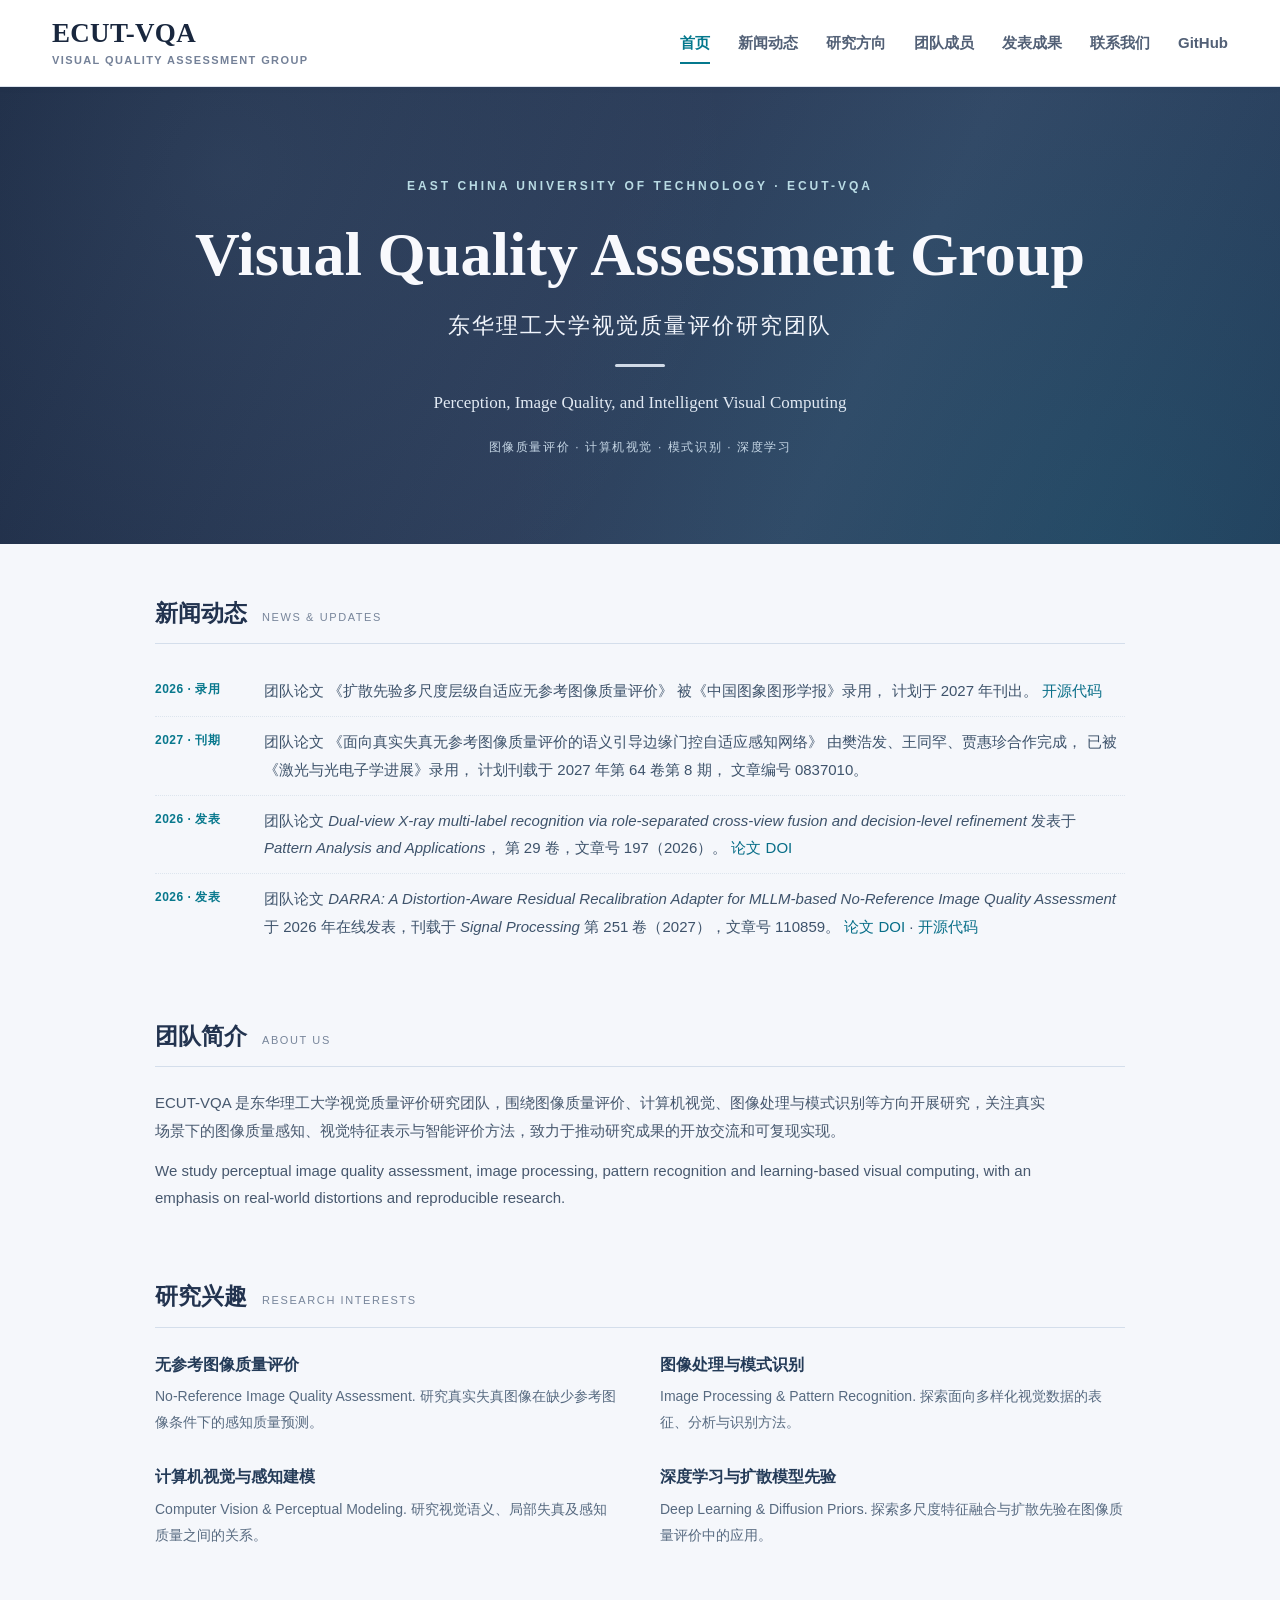
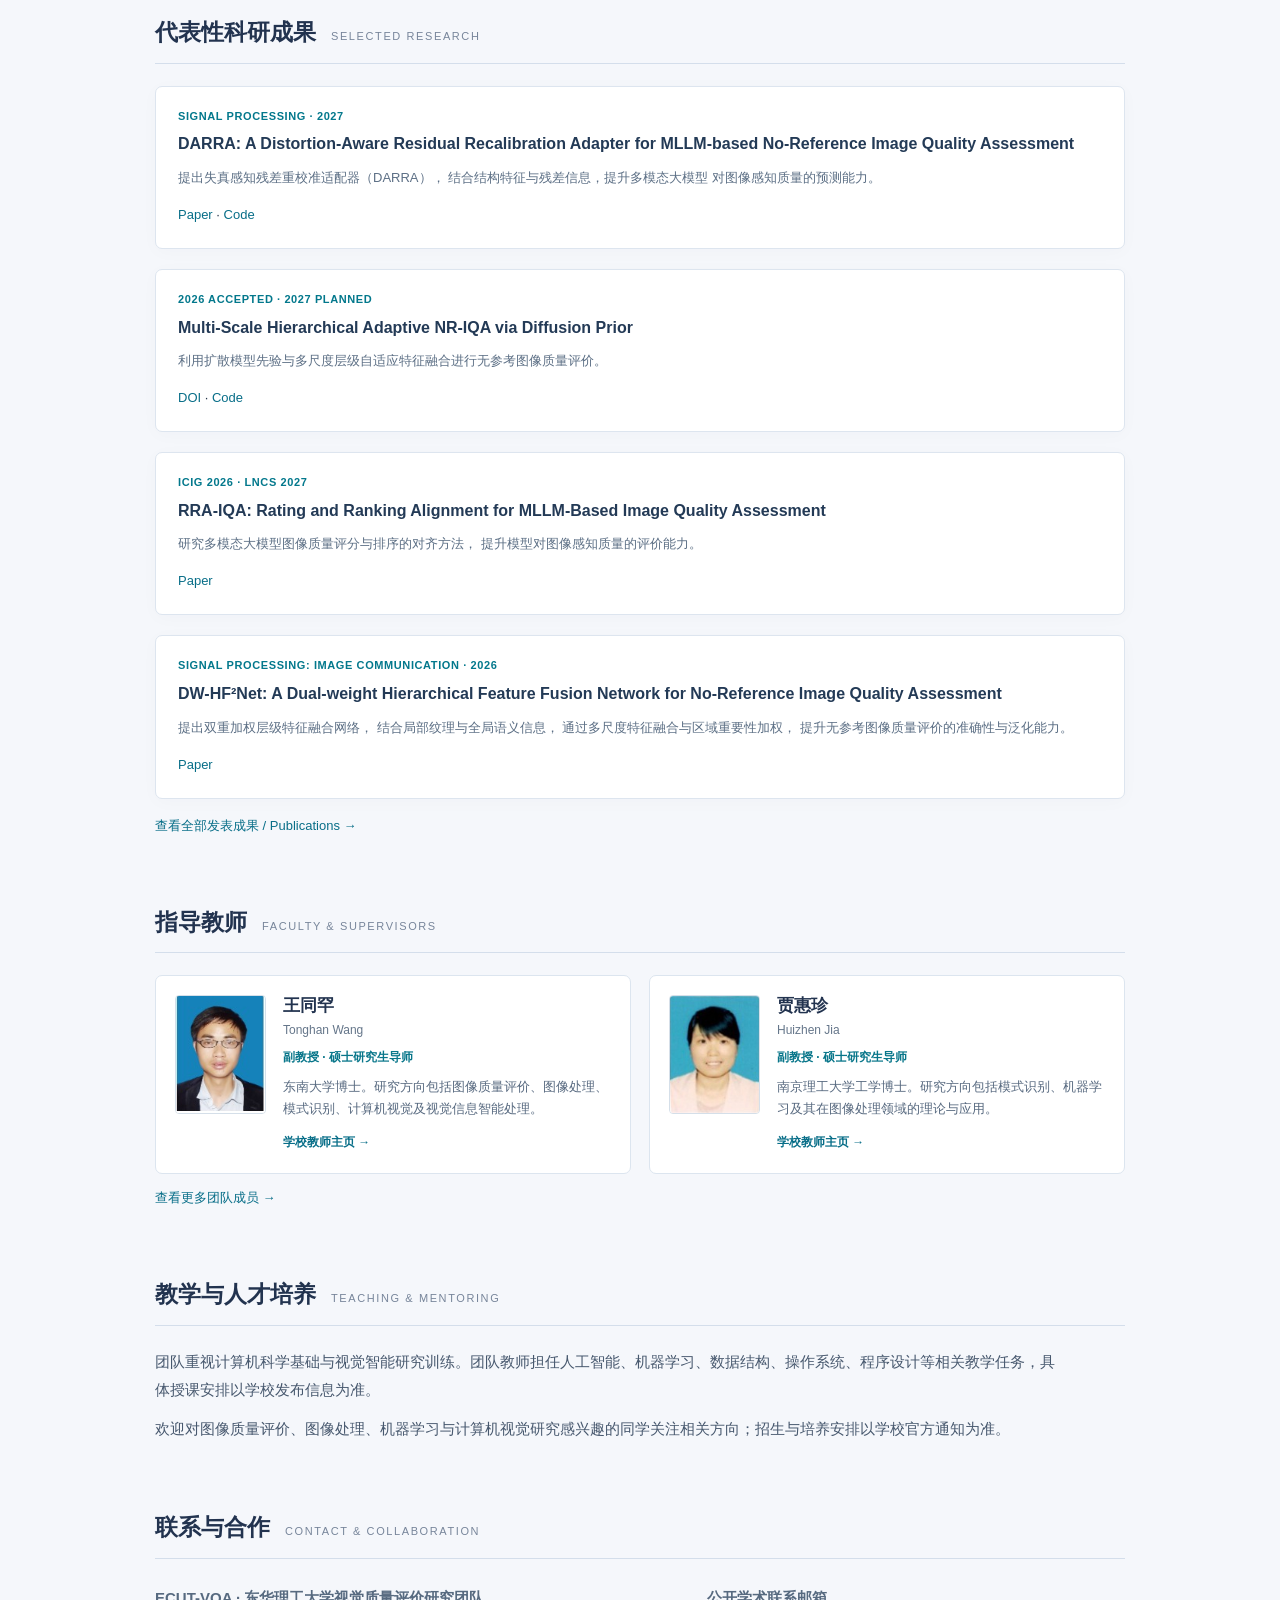
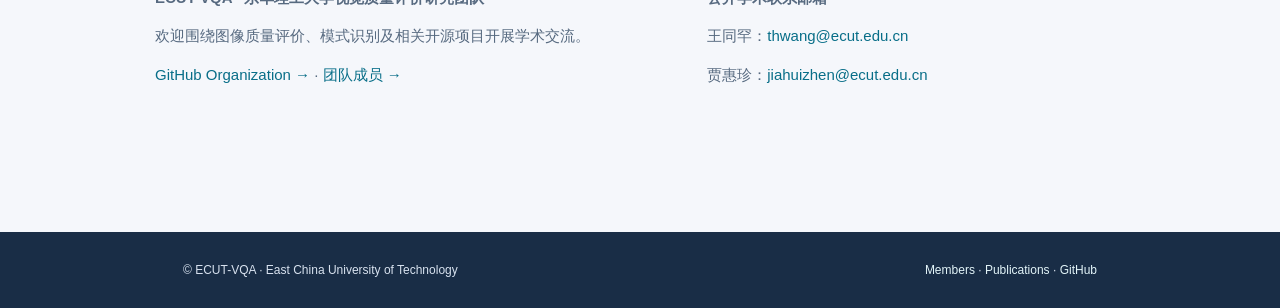
<file: index.html>
<!doctype html>
<html lang="zh-CN">

<link rel="stylesheet" href="../assets/navigation.css">

<head>
  <meta charset="utf-8">
  <meta name="viewport" content="width=device-width, initial-scale=1">
  <meta name="description" content="ECUT-VQA 东华理工大学视觉质量评价研究团队。研究图像质量评价、模式识别、计算机视觉与深度学习。">
  <meta name="theme-color" content="#23344f">
  <title>ECUT-VQA | 东华理工大学视觉质量评价研究团队</title>
  <style>
    :root { --navy:#22334f; --navy-deep:#19273e; --navy-light:#3b4e6a; --teal:#04788d; --teal-light:#e8f5f6; --ink:#26364b; --muted:#607087; --line:#dce3ed; --bg:#f5f7fb; --white:#fff; }
    * {box-sizing:border-box}
    html{scroll-behavior:smooth;scroll-padding-top:90px}
    body{margin:0;background:var(--bg);color:var(--ink);font:15px/1.85 "Noto Sans SC","Microsoft YaHei","PingFang SC",-apple-system,BlinkMacSystemFont,"Segoe UI",sans-serif}
    a{color:#086e88;text-decoration:none}
    a:hover{text-decoration:underline}
    a:focus-visible{outline:3px solid #80c7d6;outline-offset:3px;border-radius:2px}
    .container{max-width:970px;margin:0 auto;padding:0 28px}
    .site-header{position:sticky;top:0;z-index:20;background:rgba(255,255,255,.97);border-bottom:1px solid var(--line);box-shadow:0 1px 8px rgba(22,39,61,.035)}
    .header-row{min-height:68px;display:flex;align-items:center;justify-content:space-between;gap:24px}
    .brand{font-family:Georgia,"Times New Roman",serif;color:var(--navy-deep);font-size:22px;font-weight:700;letter-spacing:.3px;white-space:nowrap}
    .brand small{display:block;font:10px/1.4 "Segoe UI",sans-serif;letter-spacing:1.3px;color:var(--muted);text-transform:uppercase}
    .nav{display:flex;align-items:center;flex-wrap:wrap;column-gap:23px;row-gap:5px}
    .nav a{font-size:13px;color:#526076;font-weight:600}
    .nav a:hover,.nav a.active{color:#006f8b;text-decoration:none}
    .hero{position:relative;isolation:isolate;overflow:hidden;text-align:center;background:linear-gradient(115deg,#1c2a43,#344765 67%,#263b59);color:#f8f9fd;padding:88px 0 86px}
    .hero:before{content:"";position:absolute;inset:0;z-index:-1;background:radial-gradient(circle at 18% 18%,rgba(142,180,217,.10),transparent 45%),radial-gradient(circle at 86% 100%,rgba(11,127,143,.18),transparent 50%)}
    .hero .eyebrow{font-size:12px;letter-spacing:3px;color:#b9dbe4;font-weight:700;text-transform:uppercase;margin-bottom:20px}
    .hero h1{font-family:Georgia,"Times New Roman",serif;font-size:clamp(37px,5.2vw,62px);font-weight:700;line-height:1.2;letter-spacing:.1px;max-width:920px;margin:0 auto 13px}
    .hero .cn{font-size:22px;letter-spacing:2px;font-weight:500;margin:14px auto 13px;color:#f1f5fc}
    .hero .rule{width:50px;height:3px;background:#d0dae7;margin:18px auto 20px;border-radius:4px}
    .hero .tagline{font-family:Georgia,"Times New Roman",serif;font-size:17px;color:#e1e9f3;margin:0}
    .hero .strap{font-size:12px;color:#c5d6e5;letter-spacing:1.6px;margin:17px 0 0}
    .content{padding:53px 0 64px}
    .section{margin-bottom:68px}
    .sec-head{display:flex;align-items:baseline;gap:15px;border-bottom:1px solid #d4deeb;padding-bottom:12px;margin-bottom:22px}
    .sec-head h2{font:600 23px/1.5 "Noto Serif SC","Songti SC","SimSun",Georgia,serif;margin:0;color:var(--navy)}
    .sec-head span{font:11px "Segoe UI",sans-serif;color:#77859a;letter-spacing:1.6px;text-transform:uppercase}
    .intro{max-width:900px;color:#47586e;margin:0 0 12px}
    .news-list{padding:0;margin:0;list-style:none}
    .news-list li{display:grid;grid-template-columns:92px 1fr;gap:17px;align-items:start;padding:11px 0;border-bottom:1px dotted #dde5ee}
    .news-list li:last-child{border-bottom:0}
    .news-year{font:700 12px/2 "Segoe UI",Arial,sans-serif;color:#08788d;letter-spacing:.5px}
    .news-list p{margin:0;color:#3e536b}
    .list-feature{display:grid;grid-template-columns:repeat(2,minmax(0,1fr));gap:26px 40px}
    .interest h3{color:#243b58;font-size:16px;margin:0 0 5px}
    .interest p{margin:0;color:#576a80;font-size:14px}
    
.project-list {
  display: grid;
  grid-template-columns: 1fr;
  gap: 20px;
}

    .project{padding:21px 22px;background:#fff;border:1px solid #dde5ef;border-radius:7px;box-shadow:0 3px 18px rgba(38,57,82,.025)}
    .project h3{font-size:16px;line-height:1.6;margin:7px 0;color:#233a56}
    .project .label{font:700 11px/1.5 "Segoe UI",sans-serif;letter-spacing:.6px;color:#03788c}
    .project p{font-size:13px;color:#5c6f85;margin:9px 0}
    .project .links{font-size:13px;margin:13px 0 0}
    .teacher-list{display:grid;grid-template-columns:1fr 1fr;gap:18px}
    .teacher{display:flex;gap:17px;background:white;border:1px solid #dce5ef;padding:19px;border-radius:7px;align-items:flex-start;min-height:195px}
    .teacher img{width:91px;height:119px;object-fit:cover;flex-shrink:0;background:#e3ebf5;border-radius:4px;border:1px solid #d5dfe9}
    .teacher h3{font-size:17px;color:var(--navy);margin:0;line-height:1.35}
    .teacher .latin{color:#65768a;font-size:12px;margin:1px 0 5px}
    .teacher .role{font-size:12px;font-weight:700;color:#08768a;margin:2px 0 7px}
    .teacher .focus{font-size:13px;color:#586a80;line-height:1.7;margin:0 0 7px}
    .teacher a{font-size:12px;font-weight:650}
    .note{color:#718097;font-size:12px;margin-top:12px}
    .teachlist{margin:0;padding-left:20px;color:#52677e}
    .teachlist li{margin:7px 0}
    .contact{display:grid;grid-template-columns:1.25fr 1fr;gap:30px;align-items:start}
    .contact p{margin:3px 0 11px;color:#576a80}
    .contact a{overflow-wrap:anywhere}
    .foot{background:#192d46;color:#d8e2ef;padding:27px 0;font-size:12px}
    .foot .container{display:flex;justify-content:space-between;gap:18px;flex-wrap:wrap}
    .foot a{color:#e2f4f8}
    @media(max-width:780px){.header-row{padding:12px 0;align-items:flex-start;flex-direction:column;gap:9px}.nav{gap:8px 15px}.hero{padding:72px 0}.hero h1{font-size:38px}.hero .cn{font-size:17px;letter-spacing:.5px}.content{padding-top:36px}.list-feature,.project-list,.teacher-list,.contact{grid-template-columns:1fr}.section{margin-bottom:49px}}
    @media(max-width:480px){.container{padding:0 18px}.hero h1{font-size:33px}.hero .tagline{font-size:14px}.news-list li{grid-template-columns:64px 1fr;gap:8px}.teacher{padding:14px;gap:13px}.teacher img{width:76px;height:100px}.sec-head h2{font-size:21px}}
  
/* ===== ECUT-VQA Navigation Optimization ===== */

/* Only widen the header, not the page content */
.site-header .container {
  max-width: 1240px;
  padding-left: 32px;
  padding-right: 32px;
}

/* Header height and spacing */
.site-header .header-row {
  min-height: 86px;
  gap: 36px;
}

/* ECUT-VQA brand */
.site-header .brand {
  font-size: 27px;
  line-height: 1.15;
}

.site-header .brand small {
  font-size: 11px;
  letter-spacing: 1.4px;
  margin-top: 4px;
}

/* Navigation menu */
.site-header .nav {
  column-gap: 28px;
  row-gap: 12px;
  justify-content: flex-end;
}

.site-header .nav a {
  font-size: 15px;
  line-height: 1.5;
  white-space: nowrap;
}

/* Medium screens */
@media (max-width: 1050px) {
  .site-header .header-row {
    padding-top: 14px;
    padding-bottom: 14px;
    flex-wrap: wrap;
    gap: 16px;
  }

  .site-header .nav {
    column-gap: 22px;
    justify-content: flex-start;
  }
}

/* Mobile screens */
@media (max-width: 780px) {
  .site-header .container {
    padding-left: 20px;
    padding-right: 20px;
  }

  .site-header .brand {
    font-size: 25px;
  }

  .site-header .nav {
    column-gap: 16px;
    row-gap: 10px;
  }

  .site-header .nav a {
    font-size: 14px;
  }
}

  </style>
</head>
<body>
  <header class="site-header">
    <div class="container header-row">
      <a class="brand" href="index.html">ECUT-VQA<small>Visual Quality Assessment Group</small></a>
      <nav class="nav" aria-label="主导航">
        <a class="active" href="index.html" aria-current="page">首页</a>
        <a href="#news">新闻动态</a>
        <a href="#interests">研究方向</a>
        <a href="members.html">团队成员</a>
        <a href="publications.html">发表成果</a>
        <a href="contact.html">联系我们</a>
        <a href="https://github.com/ECUT-VQA" target="_blank" rel="noopener noreferrer">GitHub</a>
      </nav>
    </div>
  </header>
  <main>
    <section class="hero" aria-labelledby="hero-title">
      <div class="container">
        <div class="eyebrow">East China University of Technology · ECUT-VQA</div>
        <h1 id="hero-title">Visual Quality Assessment Group</h1>
        <p class="cn">东华理工大学视觉质量评价研究团队</p>
        <div class="rule" aria-hidden="true"></div>
        <p class="tagline">Perception, Image Quality, and Intelligent Visual Computing</p>
        <p class="strap">图像质量评价 · 计算机视觉 · 模式识别 · 深度学习</p>
      </div>
    </section>
    <div class="container content">
      <section class="section" id="news" aria-labelledby="news-title">
        <div class="sec-head"><h2 id="news-title">新闻动态</h2><span>News &amp; Updates</span></div>

<ul class="news-list">

  <!-- 1. Diffusion-Prior NR-IQA -->
  <li>
    <span class="news-year">2026 · 录用</span>
    <p>
      团队论文
      《扩散先验多尺度层级自适应无参考图像质量评价》
      被《中国图象图形学报》录用，
      计划于 2027 年刊出。
      <a href="https://github.com/ECUT-VQA/Diffusion-prior-multi-scale-hierarchical-adaptive-no-reference-image-quality-assessment"
         target="_blank" rel="noopener noreferrer">
        开源代码
      </a>
    </p>
  </li>

  
<!-- 2. Semantic-Guided Edge-Gated IQA -->
<li>
  <span class="news-year">2027 · 刊期</span>
  <p>
    团队论文
    《面向真实失真无参考图像质量评价的语义引导边缘门控自适应感知网络》
    由樊浩发、王同罕、贾惠珍合作完成，
    已被《激光与光电子学进展》录用，
    计划刊载于 2027 年第 64 卷第 8 期，
    文章编号 0837010。
  </p>
</li>


  <!-- 3. Dual-view X-ray -->
  <li>
    <span class="news-year">2026 · 发表</span>
    <p>
      团队论文
      <em>Dual-view X-ray multi-label recognition
      via role-separated cross-view fusion
      and decision-level refinement</em>
      发表于
      <em>Pattern Analysis and Applications</em>，
      第 29 卷，文章号 197（2026）。
      <a href="https://doi.org/10.1007/s10044-026-01783-z"
         target="_blank" rel="noopener noreferrer">
        论文 DOI
      </a>
    </p>
  </li>

  <!-- 4. DARRA -->
  <li>
    <span class="news-year">2026 · 发表</span>
    <p>
      团队论文
      <em>DARRA: A Distortion-Aware Residual
      Recalibration Adapter for MLLM-based
      No-Reference Image Quality Assessment</em>
      于 2026 年在线发表，刊载于
      <em>Signal Processing</em>
      第 251 卷（2027），文章号 110859。
      <a href="https://doi.org/10.1016/j.sigpro.2026.110859">
        论文 DOI
      </a>
      ·
      <a href="https://github.com/ECUT-VQA/DARRA">
        开源代码
      </a>
    </p>
  </li>

</ul>

      </section>
      <section class="section" id="about" aria-labelledby="about-title">
        <div class="sec-head"><h2 id="about-title">团队简介</h2><span>About Us</span></div>
        <p class="intro">ECUT-VQA 是东华理工大学视觉质量评价研究团队，围绕图像质量评价、计算机视觉、图像处理与模式识别等方向开展研究，关注真实场景下的图像质量感知、视觉特征表示与智能评价方法，致力于推动研究成果的开放交流和可复现实现。</p>
        <p class="intro">We study perceptual image quality assessment, image processing, pattern recognition and learning-based visual computing, with an emphasis on real-world distortions and reproducible research.</p>
      </section>
      <section class="section" id="interests" aria-labelledby="interests-title">
        <div class="sec-head"><h2 id="interests-title">研究兴趣</h2><span>Research Interests</span></div>
        <div class="list-feature">
          <div class="interest"><h3>无参考图像质量评价</h3><p>No-Reference Image Quality Assessment. 研究真实失真图像在缺少参考图像条件下的感知质量预测。</p></div>
          <div class="interest"><h3>图像处理与模式识别</h3><p>Image Processing &amp; Pattern Recognition. 探索面向多样化视觉数据的表征、分析与识别方法。</p></div>
          <div class="interest"><h3>计算机视觉与感知建模</h3><p>Computer Vision &amp; Perceptual Modeling. 研究视觉语义、局部失真及感知质量之间的关系。</p></div>
          <div class="interest"><h3>深度学习与扩散模型先验</h3><p>Deep Learning &amp; Diffusion Priors. 探索多尺度特征融合与扩散先验在图像质量评价中的应用。</p></div>
        </div>
      </section>
      <section class="section" id="projects" aria-labelledby="projects-title">
        <div class="sec-head"><h2 id="projects-title">代表性科研成果</h2><span>Selected Research</span></div>
        <div class="project-list">
          
          <article class="project" style="grid-column:1 / -1">
            <div class="label">SIGNAL PROCESSING · 2027</div>
          
            <h3>
              DARRA: A Distortion-Aware Residual
              Recalibration Adapter for MLLM-based
              No-Reference Image Quality Assessment
            </h3>
          
            <p>
              提出失真感知残差重校准适配器（DARRA），
              结合结构特征与残差信息，提升多模态大模型
              对图像感知质量的预测能力。
            </p>
          
            <div class="links">
              <a href="https://doi.org/10.1016/j.sigpro.2026.110859">
                Paper
              </a>
              ·
              <a href="https://github.com/ECUT-VQA/DARRA">
                Code
              </a>
            
            </div>
          </article>

          
          <article class="project"><div class="label">2026 ACCEPTED · 2027 PLANNED</div><h3>Multi-Scale Hierarchical Adaptive NR-IQA via Diffusion Prior</h3><p>利用扩散模型先验与多尺度层级自适应特征融合进行无参考图像质量评价。</p><div class="links"><a href="https://doi.org/10.11834/jig.260455">DOI</a> · <a href="https://github.com/ECUT-VQA/Diffusion-prior-multi-scale-hierarchical-adaptive-no-reference-image-quality-assessment">Code</a></div></article>
          
<!-- RRA-IQA: ICIG 2026 -->
<article class="project" style="grid-column:1 / -1">
  <div class="label">
    ICIG 2026 · LNCS 2027
  </div>

  <h3>
    RRA-IQA: Rating and Ranking Alignment
    for MLLM-Based Image Quality Assessment
  </h3>

  <p>
    研究多模态大模型图像质量评分与排序的对齐方法，
    提升模型对图像感知质量的评价能力。
  </p>

  <div class="links">
    <a href="https://link.springer.com/chapter/10.1007/978-981-92-7192-4_2"
       target="_blank"
       rel="noopener noreferrer">
      Paper
    </a>
  </div>
</article>



<!-- DW-HF2Net -->
<article class="project">
  <div class="label">
    SIGNAL PROCESSING: IMAGE COMMUNICATION · 2026
  </div>

  <h3>
    DW-HF²Net: A Dual-weight Hierarchical Feature
    Fusion Network for No-Reference Image Quality Assessment
  </h3>

  <p>
    提出双重加权层级特征融合网络，
    结合局部纹理与全局语义信息，
    通过多尺度特征融合与区域重要性加权，
    提升无参考图像质量评价的准确性与泛化能力。
  </p>

  <div class="links">
    <a href="https://doi.org/10.1016/j.image.2026.117541"
       target="_blank"
       rel="noopener noreferrer">
      Paper
    </a>
  </div>
</article>

          
          
        </div>
        <p style="margin:15px 0 0;font-size:13px"><a href="publications.html">查看全部发表成果 / Publications →</a></p>
      </section>
      <section class="section" id="faculty" aria-labelledby="faculty-title">
        <div class="sec-head"><h2 id="faculty-title">指导教师</h2><span>Faculty &amp; Supervisors</span></div>
        <div class="teacher-list">
          <article class="teacher">
            <img src="[data-uri]" alt="王同罕老师的教师简介照片" loading="lazy">
            <div><h3>王同罕</h3><p class="latin">Tonghan Wang</p><p class="role">副教授 · 硕士研究生导师</p><p class="focus">东南大学博士。研究方向包括图像质量评价、图像处理、模式识别、计算机视觉及视觉信息智能处理。</p><a href="https://ses.ecut.edu.cn/09/eb/c9824a133611/page.htm">学校教师主页 →</a></div>
          </article>
          <article class="teacher">
            <img src="[data-uri]" alt="贾惠珍老师的教师简介照片" loading="lazy">
            <div><h3>贾惠珍</h3><p class="latin">Huizhen Jia</p><p class="role">副教授 · 硕士研究生导师</p><p class="focus">南京理工大学工学博士。研究方向包括模式识别、机器学习及其在图像处理领域的理论与应用。</p><a href="https://ies.ecut.edu.cn/0e/06/c2315a69126/page.htm">学校教师主页 →</a></div>
          </article>
        </div>
        <p class="note"></p>
        <p style="font-size:13px;margin-top:12px"><a href="members.html">查看更多团队成员 →</a></p>
      </section>
      <section class="section" id="education" aria-labelledby="education-title">
        <div class="sec-head"><h2 id="education-title">教学与人才培养</h2><span>Teaching &amp; Mentoring</span></div>
        <p class="intro">团队重视计算机科学基础与视觉智能研究训练。团队教师担任人工智能、机器学习、数据结构、操作系统、程序设计等相关教学任务，具体授课安排以学校发布信息为准。</p>
        <p class="intro">欢迎对图像质量评价、图像处理、机器学习与计算机视觉研究感兴趣的同学关注相关方向；招生与培养安排以学校官方通知为准。</p>
      </section>
      <section class="section" id="contact" aria-labelledby="contact-title">
        <div class="sec-head"><h2 id="contact-title">联系与合作</h2><span>Contact &amp; Collaboration</span></div>
        <div class="contact">
          <div><p><strong>ECUT-VQA · 东华理工大学视觉质量评价研究团队</strong></p><p>欢迎围绕图像质量评价、模式识别及相关开源项目开展学术交流。</p><p><a href="https://github.com/ECUT-VQA">GitHub Organization →</a> · <a href="members.html">团队成员 →</a></p></div>
          <div><p><strong>公开学术联系邮箱</strong></p><p>王同罕：<a href="mailto:thwang@ecut.edu.cn">thwang@ecut.edu.cn</a></p><p>贾惠珍：<a href="mailto:jiahuizhen@ecut.edu.cn">jiahuizhen@ecut.edu.cn</a></p></div>
        </div>
      </section>
    </div>
  </main>
  <footer class="foot"><div class="container"><span>© ECUT-VQA · East China University of Technology</span><span><a href="members.html">Members</a> · <a href="publications.html">Publications</a> · <a href="https://github.com/ECUT-VQA">GitHub</a></span></div></footer>
</body>
</html>
</file>
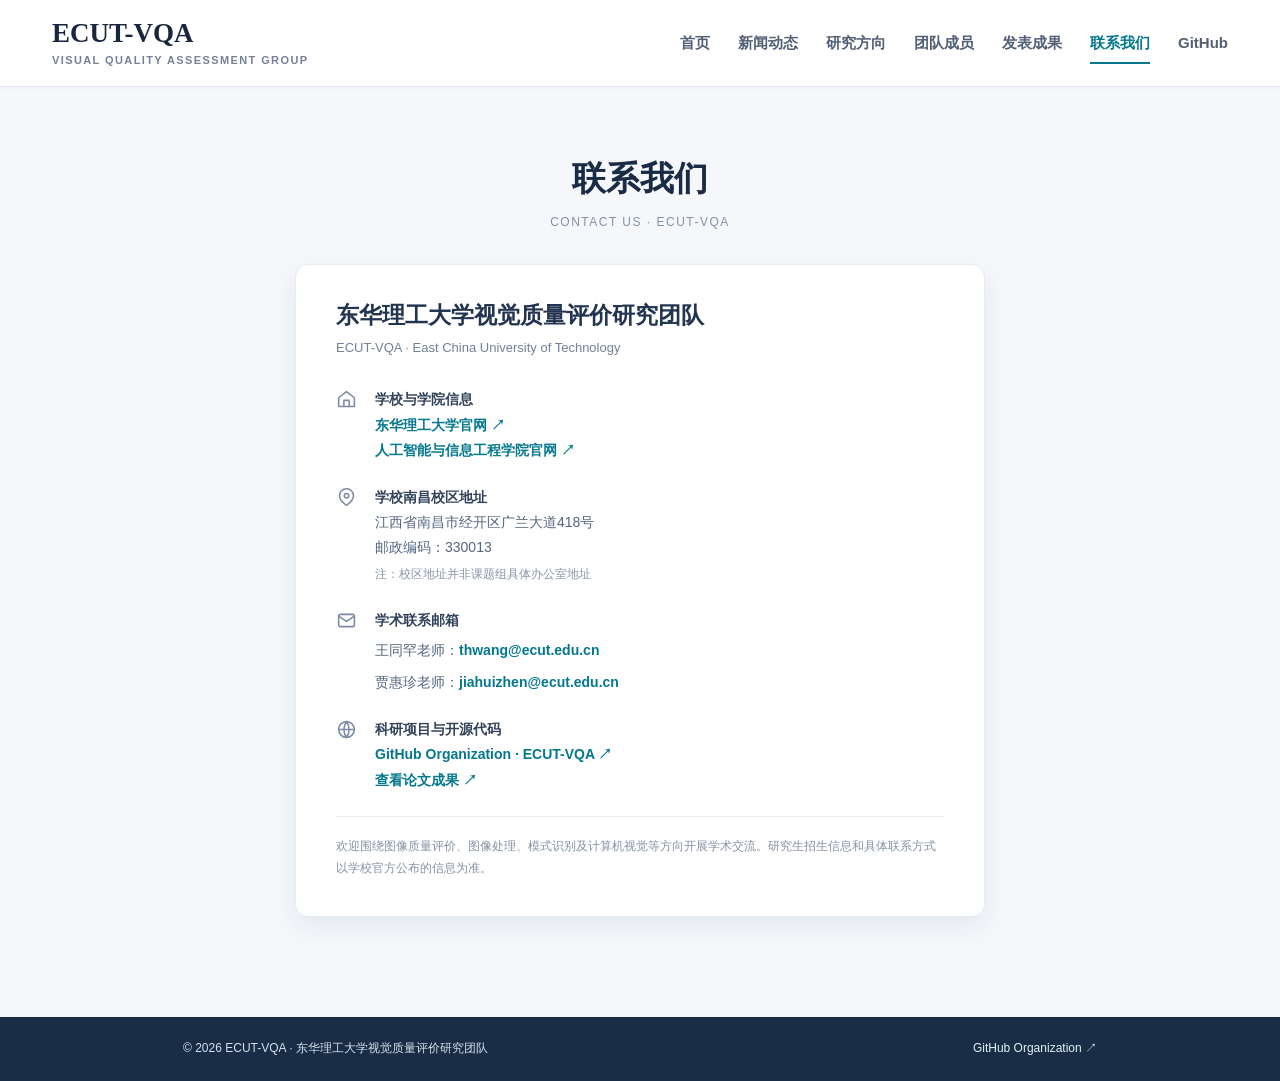
<file: contact.html>
<!doctype html>
<html lang="zh-CN">
<head>
  <meta charset="utf-8">
  <meta name="viewport" content="width=device-width, initial-scale=1">
  <meta name="description" content="联系东华理工大学 ECUT-VQA 视觉质量评价研究团队，获取研究方向、指导教师邮箱及学校官方信息。">
  <meta name="theme-color" content="#22344f">
  <title>联系我们 | ECUT-VQA</title>
  <style>
    :root { --navy:#22344f; --ink:#26364b; --muted:#687a90; --teal:#04788d; --line:#e1e8f0; --bg:#f5f7fb; }
    * { box-sizing:border-box; }
    html { scroll-behavior:smooth; }
    body { margin:0; min-height:100vh; display:flex; flex-direction:column; background:var(--bg); color:var(--ink); font:15px/1.8 "Microsoft YaHei","PingFang SC","Noto Sans SC",-apple-system,BlinkMacSystemFont,"Segoe UI",sans-serif; }
    a { color:var(--teal); text-decoration:none; }
    a:hover { text-decoration:underline; }
    a:focus-visible { outline:3px solid #85c9d3; outline-offset:3px; border-radius:3px; }
    .container { max-width:970px; padding:0 28px; margin:0 auto; }
    .site-header { background:white; border-bottom:1px solid var(--line); position:sticky; top:0; z-index:10; }
    .header-row { display:flex; align-items:center; justify-content:space-between; min-height:86px; gap:36px; }
    .brand { font:700 27px/1.15 Georgia,"Times New Roman",serif; color:#19283e; white-space:nowrap; }
    .brand small { display:block; margin-top:4px; color:#748198; font:600 11px/1.4 "Segoe UI",Arial,sans-serif; letter-spacing:1.4px; text-transform:uppercase; }
    .nav { display:flex; flex-wrap:wrap; align-items:center; justify-content:flex-end; gap:12px 28px; }
    .nav a { font-size:15px; font-weight:600; white-space:nowrap; color:#526076; }
    .nav a.active { color:var(--teal); }
    main { width:100%; flex:1; padding:69px 20px 100px; }
    .page-title { text-align:center; margin:0 0 31px; }
    .page-title h1 { margin:0; font-size:34px; line-height:1.35; font-weight:750; color:#192b45; }
    .page-title p { font-size:12px; letter-spacing:1.5px; color:#8290a4; margin:10px 0 0; text-transform:uppercase; }
    .contact-card { width:min(100%,690px); margin:0 auto; background:#fff; border:1px solid #e6ecf3; border-radius:13px; padding:33px 40px 37px; box-shadow:0 10px 28px rgba(28,47,71,.07); }
    .contact-card h2 { margin:0; font-size:23px; color:var(--navy); line-height:1.5; }
    .affiliation { color:#718196; font-size:13px; margin:3px 0 26px; }
    .contact-line { display:grid; grid-template-columns:25px minmax(0,1fr); align-items:start; gap:14px; margin:20px 0; }
    .contact-line svg { width:21px; height:21px; stroke:#7b8ca5; fill:none; stroke-width:1.8; stroke-linecap:round; stroke-linejoin:round; margin-top:4px; }
    .contact-line strong { font-size:14px; color:#304259; font-weight:700; }
    .contact-line .details { font-size:14px; color:#536780; }
    .contact-line a { font-weight:600; overflow-wrap:anywhere; }
    .mail-list { display:grid; gap:7px; margin-top:5px; }
    .small-note { margin:23px 0 0; padding-top:18px; border-top:1px solid #e8edf4; font-size:12px; color:#8592a3; line-height:1.85; }
    .footer { background:#192d46; color:#d5e2ee; padding:21px 0; font-size:12px; }
    .footer .container { display:flex; justify-content:space-between; flex-wrap:wrap; gap:12px; }
    .footer a { color:#e3f3f8; }
    @media(max-width:760px){.container{padding:0 20px}.header-row{flex-direction:column;align-items:flex-start;gap:12px;padding:14px 0}.brand{font-size:25px}.nav{justify-content:flex-start;gap:10px 16px}.nav a{font-size:14px}main{padding:44px 16px 65px}.page-title h1{font-size:30px}.contact-card{padding:26px 23px 30px}.contact-card h2{font-size:20px}.contact-line{gap:10px}}
  </style>
  <link rel="stylesheet" href="assets/navigation.css">
</head>
<body>
  <header class="site-header">
    <div class="container header-row">
      <a class="brand" href="index.html">ECUT-VQA<small>Visual Quality Assessment Group</small></a>
      <nav class="nav" aria-label="主导航">
        <a href="index.html">首页</a>
        <a href="index.html#news">新闻动态</a>
        <a href="index.html#interests">研究方向</a>
        <a href="members.html">团队成员</a>
        <a href="publications.html">发表成果</a>
        <a href="contact.html" class="active" aria-current="page">联系我们</a>
        <a href="https://github.com/ECUT-VQA" target="_blank" rel="noopener noreferrer">GitHub</a>
      </nav>
    </div>
  </header>
  <main>
    <div class="page-title">
      <h1>联系我们</h1>
      <p>Contact Us · ECUT-VQA</p>
    </div>
    <section class="contact-card" aria-label="课题组联系信息">
      <h2>东华理工大学视觉质量评价研究团队</h2>
      <p class="affiliation">ECUT-VQA · East China University of Technology</p>
      <div class="contact-line">
        <svg viewBox="0 0 24 24" aria-hidden="true"><path d="M3 10 12 3l9 7v10H3z"/><path d="M9 20v-7h6v7"/></svg>
        <div><strong>学校与学院信息</strong><div class="details"><a href="https://www.ecut.edu.cn/" target="_blank" rel="noopener noreferrer">东华理工大学官网 ↗</a><br><a href="https://ies.ecut.edu.cn/" target="_blank" rel="noopener noreferrer">人工智能与信息工程学院官网 ↗</a></div></div>
      </div>
      <div class="contact-line">
        <svg viewBox="0 0 24 24" aria-hidden="true"><path d="M20 10c0 5.3-8 11-8 11S4 15.3 4 10a8 8 0 1 1 16 0Z"/><circle cx="12" cy="10" r="2.5"/></svg>
        <div><strong>学校南昌校区地址</strong><div class="details">江西省南昌市经开区广兰大道418号<br>邮政编码：330013<br><span style="color:#8794a7;font-size:12px">注：校区地址并非课题组具体办公室地址</span></div></div>
      </div>
      <div class="contact-line">
        <svg viewBox="0 0 24 24" aria-hidden="true"><rect x="3" y="5" width="18" height="14" rx="2"/><path d="m3 7 9 6 9-6"/></svg>
        <div><strong>学术联系邮箱</strong><div class="mail-list details"><div>王同罕老师：<a href="mailto:thwang@ecut.edu.cn">thwang@ecut.edu.cn</a></div><div>贾惠珍老师：<a href="mailto:jiahuizhen@ecut.edu.cn">jiahuizhen@ecut.edu.cn</a></div></div></div>
      </div>
      <div class="contact-line">
        <svg viewBox="0 0 24 24" aria-hidden="true"><circle cx="12" cy="12" r="9"/><path d="M3 12h18M12 3a15 15 0 0 1 0 18M12 3a15 15 0 0 0 0 18"/></svg>
        <div><strong>科研项目与开源代码</strong><div class="details"><a href="https://github.com/ECUT-VQA" target="_blank" rel="noopener noreferrer">GitHub Organization · ECUT-VQA ↗</a><br><a href="publications.html">查看论文成果 ↗</a></div></div>
      </div>
      <p class="small-note">欢迎围绕图像质量评价、图像处理、模式识别及计算机视觉等方向开展学术交流。研究生招生信息和具体联系方式以学校官方公布的信息为准。</p>
    </section>
  </main>
  <footer class="footer"><div class="container"><span>© 2026 ECUT-VQA · 东华理工大学视觉质量评价研究团队</span><a href="https://github.com/ECUT-VQA">GitHub Organization ↗</a></div></footer>
</body>
</html>
</file>
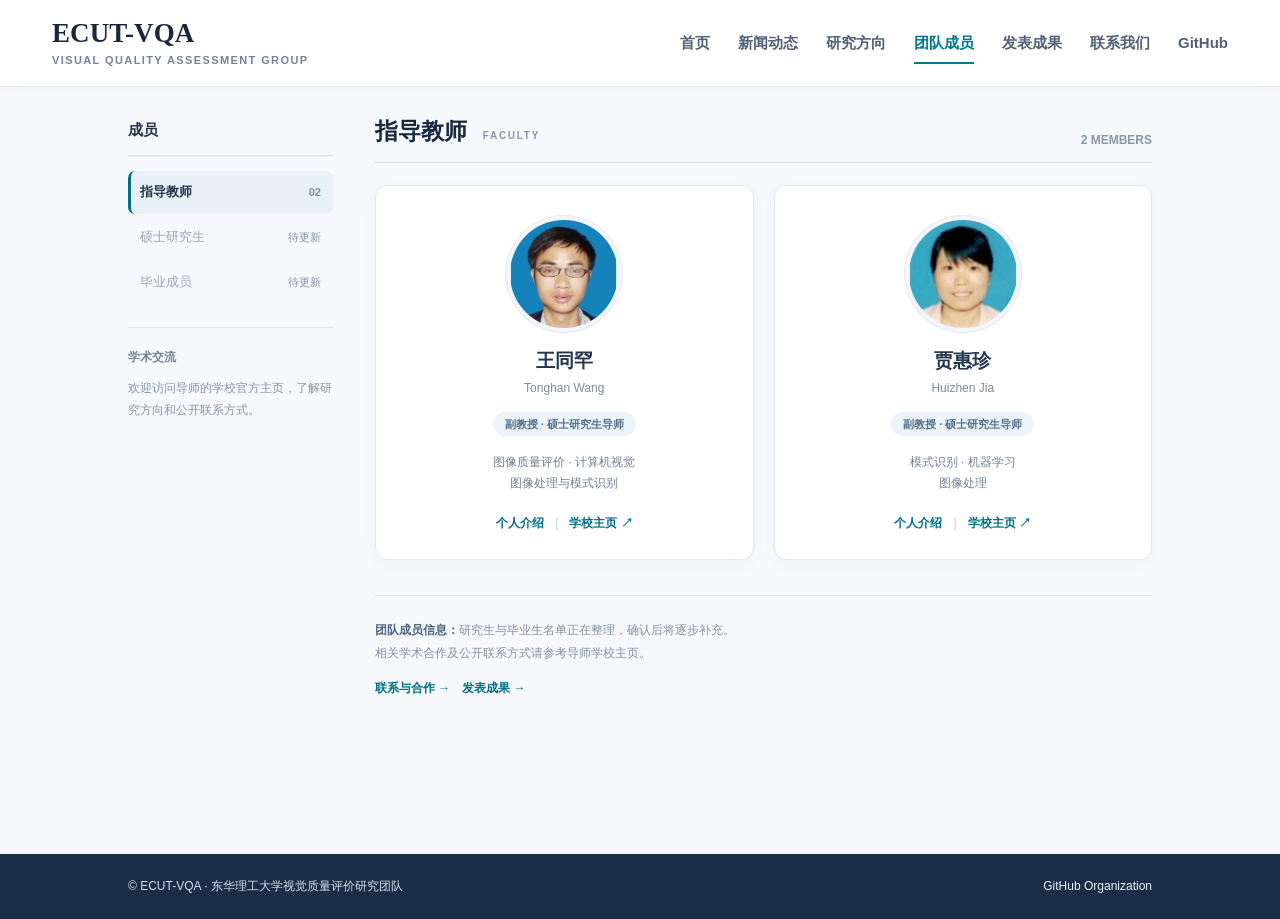
<file: members.html>
<!doctype html>
<html lang="zh-CN">

<link rel="stylesheet" href="assets/navigation.css">

<head>
  <meta charset="utf-8">
  <meta name="viewport" content="width=device-width, initial-scale=1">
  <meta name="description" content="ECUT-VQA 东华理工大学视觉质量评价研究团队成员，介绍指导教师王同罕、贾惠珍。">
  <meta name="theme-color" content="#23344f">
  <title>团队成员 | ECUT-VQA</title>
  <style>
    :root {
      --navy:#22344f; --navy-deep:#19283e; --teal:#006f86;
      --ink:#273b51; --muted:#718095; --line:#e2e7f0;
      --background:#f6f8fc; --card:#fff; --label:#edf3f9;
    }
    * { box-sizing:border-box; }
    html { scroll-behavior:smooth; scroll-padding-top:94px; }
    body { margin:0; background:var(--background); color:var(--ink); font:14px/1.75 "Noto Sans SC","Microsoft YaHei","PingFang SC",-apple-system,BlinkMacSystemFont,"Segoe UI",sans-serif; }
    a { color:var(--teal); text-decoration:none; }
    a:hover { text-decoration:underline; }
    a:focus-visible { outline:3px solid #74b4c2; outline-offset:4px; border-radius:3px; }
    .container { max-width:1080px; margin:0 auto; padding:0 28px; }
    .site-header { position:sticky; top:0; z-index:50; border-bottom:1px solid var(--line); background:rgba(255,255,255,.98); box-shadow:0 1px 8px rgba(31,55,78,.03); }
    .header-row { min-height:66px; display:flex; align-items:center; justify-content:space-between; gap:28px; }
    .brand { color:var(--navy-deep); font:700 23px/1.2 Georgia,"Times New Roman",serif; letter-spacing:.1px; flex-shrink:0; }
    .brand small { display:block; margin-top:3px; color:#8b99a9; font:600 9px/1.3 "Segoe UI",sans-serif; letter-spacing:1.2px; text-transform:uppercase; }
    .nav { display:flex; flex-wrap:wrap; align-items:center; gap:7px 20px; }
    .nav a { font-size:12px; font-weight:600; color:#65738a; white-space:nowrap; }
    .nav a:hover,.nav a.active { color:var(--teal); text-decoration:none; }
    .nav a.active { position:relative; }
    .nav a.active:after { content:""; height:2px; background:var(--teal); position:absolute; left:0; right:0; bottom:-23px; }
    main { min-height:calc(100vh - 133px); }
    .page-heading { padding:50px 0 35px; border-bottom:1px solid var(--line); background:linear-gradient(180deg,#fff 0%,#f8faff 100%); }
    .crumb { color:#8290a2; font-size:12px; margin:0 0 12px; }
    .crumb a { color:#68788d; }
    .page-heading h1 { color:var(--navy-deep); font:700 35px/1.25 "Noto Serif SC","Songti SC","SimSun",Georgia,serif; margin:0 0 9px; }
    .page-heading .sub { margin:0; color:#627389; font-size:13px; }
    .workspace { display:grid; grid-template-columns:205px minmax(0,1fr); gap:42px; padding-top:30px; padding-bottom:78px; }
    .aside { align-self:start; position:sticky; top:112px; }
    .side-heading { margin:0 0 15px; padding:0 0 12px; border-bottom:1px solid #d9e0eb; font-size:15px; font-weight:700; color:#233851; }
    .side-menu { display:flex; flex-direction:column; gap:2px; }
    .side-item { display:flex; justify-content:space-between; align-items:center; gap:8px; padding:10px 12px; color:#6e7e92; border-radius:7px; font-size:13px; }
    .side-item.selected { background:#e9f1f7; color:var(--navy); font-weight:700; border-left:3px solid var(--teal); padding-left:9px; }
    .side-item.selected:hover { text-decoration:none; }
    .side-item.unavailable { color:#9ba7b6; }
    .side-item .num { color:#8191a5; font-size:11px; font-family:"Segoe UI",sans-serif; }
    .side-rule { height:1px; background:var(--line); margin:23px 0 19px; }
    .side-caption { margin:0 0 9px; font-size:12px; font-weight:700; color:#758399; }
    .side-note { color:#8794a4; font-size:12px; line-height:1.9; margin:0; }
    .content-head { display:flex; justify-content:space-between; align-items:flex-end; gap:15px; border-bottom:1px solid #dbe2ec; padding:0 0 15px; margin:0 0 22px; }
    .content-head h2 { margin:0; color:var(--navy-deep); font:700 23px/1.3 "Noto Serif SC","Songti SC","SimSun",Georgia,serif; }
    .content-head .english { font:600 10px/1.5 "Segoe UI",Arial,sans-serif; letter-spacing:1.7px; text-transform:uppercase; color:#8997a9; margin-left:10px; }
    .count { color:#8997a9; font:600 12px "Segoe UI",sans-serif; }
    .people-grid { display:grid; grid-template-columns:repeat(2,minmax(0,1fr)); gap:20px; }
    .person-card { min-width:0; background:var(--card); border:1px solid #e1e7f0; border-radius:12px; box-shadow:0 5px 18px rgba(31,47,76,.025); padding:30px 25px 25px; text-align:center; transition:transform .18s ease,border-color .18s ease,box-shadow .18s ease; }
    .person-card:hover { transform:translateY(-2px); border-color:#cfdee9; box-shadow:0 9px 24px rgba(31,47,76,.065); }
    .portrait { width:116px; height:116px; border-radius:50%; display:block; object-fit:cover; object-position:center 19%; margin:0 auto 17px; border:4px solid #f3f6fa; box-shadow:0 0 0 1px #e3e9f1; background:#edf2f7; }
    .person-name { margin:0; color:#23364e; font-size:19px; font-weight:750; line-height:1.3; }
    .english-name { color:#7d8ba0; font-size:12px; margin:4px 0 12px; }
    .role { display:inline-block; padding:3px 12px; background:#edf3fa; color:#54708b; font-size:11px; font-weight:650; border-radius:999px; line-height:1.65; }
    .expertise { margin:16px auto 18px; min-height:43px; max-width:245px; color:#718095; font-size:12px; line-height:1.8; }
    .links { display:flex; justify-content:center; gap:11px; align-items:center; font-size:12px; font-weight:650; }
    .links .separator { color:#d7dfe8; }
    .content-note { border-top:1px solid #e1e7f0; padding-top:23px; margin-top:35px; color:#8290a2; font-size:12px; line-height:1.9; }
    .content-note strong { color:#51667d; }
    .bottom-links { display:flex; flex-wrap:wrap; gap:12px; margin-top:12px; }
    .bottom-links a { display:inline-block; font-size:12px; font-weight:650; }
    .footer { background:#192d46; color:#d3e1ec; padding:22px 0; font-size:12px; }
    .footer .container { display:flex; justify-content:space-between; align-items:center; flex-wrap:wrap; gap:12px; }
    .footer a { color:#e7f5fb; }
    @media(max-width:890px) {
      .container{padding:0 22px;}
      .workspace{grid-template-columns:165px minmax(0,1fr); gap:24px;}
      .person-card{padding:25px 13px 22px;}
      .nav { gap:8px 12px; }
    }
    @media(max-width:660px) {
      .header-row{flex-direction:column;align-items:flex-start;padding:13px 0;gap:10px;}
      .nav{gap:8px 17px;}
      .nav a.active:after{display:none;}
      .page-heading{padding:32px 0 25px;}
      .page-heading h1{font-size:29px;}
      .workspace{display:block;padding-top:26px;padding-bottom:48px;}
      .aside{position:static;margin-bottom:28px;}
      .side-heading{margin-bottom:6px;}
      .side-menu{flex-direction:row;flex-wrap:wrap;gap:6px;}
      .side-item{padding:7px 10px;background:#f0f3f8;}
      .side-item.selected{padding-left:7px;}
      .side-rule,.side-caption,.side-note{display:none;}
      .people-grid{gap:12px;}
      .person-card{padding:22px 12px;}
      .portrait{width:93px;height:93px;}
      .person-name{font-size:17px;}
      .expertise{font-size:11px;min-height:56px;}
      .links{gap:7px;flex-wrap:wrap;font-size:11px;}
    }
    @media(max-width:380px) {
      .people-grid{grid-template-columns:1fr;}
      .expertise{min-height:auto;}
    }
    @media(prefers-reduced-motion:reduce){*{scroll-behavior:auto!important;transition:none!important}}
  </style>
</head>
<body>
  <header class="site-header">
    <div class="container header-row">
      <a class="brand" href="index.html">ECUT-VQA<small>Visual Quality Assessment Group</small></a>
      <nav class="nav" aria-label="主导航">
        <a href="index.html">首页</a>
        <a href="index.html#news">新闻动态</a>
        <a href="index.html#interests">研究方向</a>
        <a class="active" href="members.html" aria-current="page">团队成员</a>
        <a href="publications.html">发表成果</a>
        <a href="contact.html">联系我们</a>
        <a href="https://github.com/ECUT-VQA" target="_blank" rel="noopener noreferrer">GitHub</a>
      </nav>
    </div>
  </header>
  <main>
    
    <div class="container workspace">
      <aside class="aside" aria-label="成员类别">
        <h2 class="side-heading">成员</h2>
        <div class="side-menu">
          <a href="#faculty" class="side-item selected" aria-current="true"><span>指导教师</span><span class="num">02</span></a>
          <span class="side-item unavailable"><span>硕士研究生</span><span class="num">待更新</span></span>
          <span class="side-item unavailable"><span>毕业成员</span><span class="num">待更新</span></span>
        </div>
        <div class="side-rule"></div>
        <p class="side-caption">学术交流</p>
        <p class="side-note">欢迎访问导师的学校官方主页，了解研究方向和公开联系方式。</p>
      </aside>
      <div class="content" id="faculty">
        <div class="content-head">
          <h2>指导教师 <span class="english">Faculty</span></h2>
          <span class="count">2 MEMBERS</span>
        </div>
        <div class="people-grid">
          <article class="person-card">
            <img class="portrait" src="assets/wang-tonghan.jpg" alt="王同罕老师照片" width="116" height="116">
            <h3 class="person-name">王同罕</h3>
            <p class="english-name">Tonghan Wang</p>
            <div class="role">副教授 · 硕士研究生导师</div>
            <p class="expertise">图像质量评价 · 计算机视觉<br>图像处理与模式识别</p>
            <div class="links">
              <a href="people/tonghan-wang.html">个人介绍</a>
              <span class="separator" aria-hidden="true">|</span>
              <a href="https://ses.ecut.edu.cn/09/eb/c9824a133611/page.htm" target="_blank" rel="noopener noreferrer">学校主页 ↗</a>
            </div>
          </article>
          <article class="person-card">
            <img class="portrait" src="assets/jia-huizhen.jpg" alt="贾惠珍老师照片" width="116" height="116">
            <h3 class="person-name">贾惠珍</h3>
            <p class="english-name">Huizhen Jia</p>
            <div class="role">副教授 · 硕士研究生导师</div>
            <p class="expertise">模式识别 · 机器学习<br>图像处理</p>
            <div class="links">
              <a href="people/huizhen-jia.html">个人介绍</a>
              <span class="separator" aria-hidden="true">|</span>
              <a href="https://ies.ecut.edu.cn/0e/06/c2315a69126/page.htm" target="_blank" rel="noopener noreferrer">学校主页 ↗</a>
            </div>
          </article>
        </div>
        <div class="content-note">
          <strong>团队成员信息：</strong>研究生与毕业生名单正在整理，确认后将逐步补充。<br>
          相关学术合作及公开联系方式请参考导师学校主页。
          <div class="bottom-links">
            <a href="index.html#contact">联系与合作 →</a>
            <a href="publications.html">发表成果 →</a>
          </div>
        </div>
      </div>
    </div>
  </main>
  <footer class="footer">
    <div class="container">
      <span>© ECUT-VQA · 东华理工大学视觉质量评价研究团队</span>
      <a href="https://github.com/ECUT-VQA">GitHub Organization</a>
    </div>
  </footer>
</body>
</html>
</file>
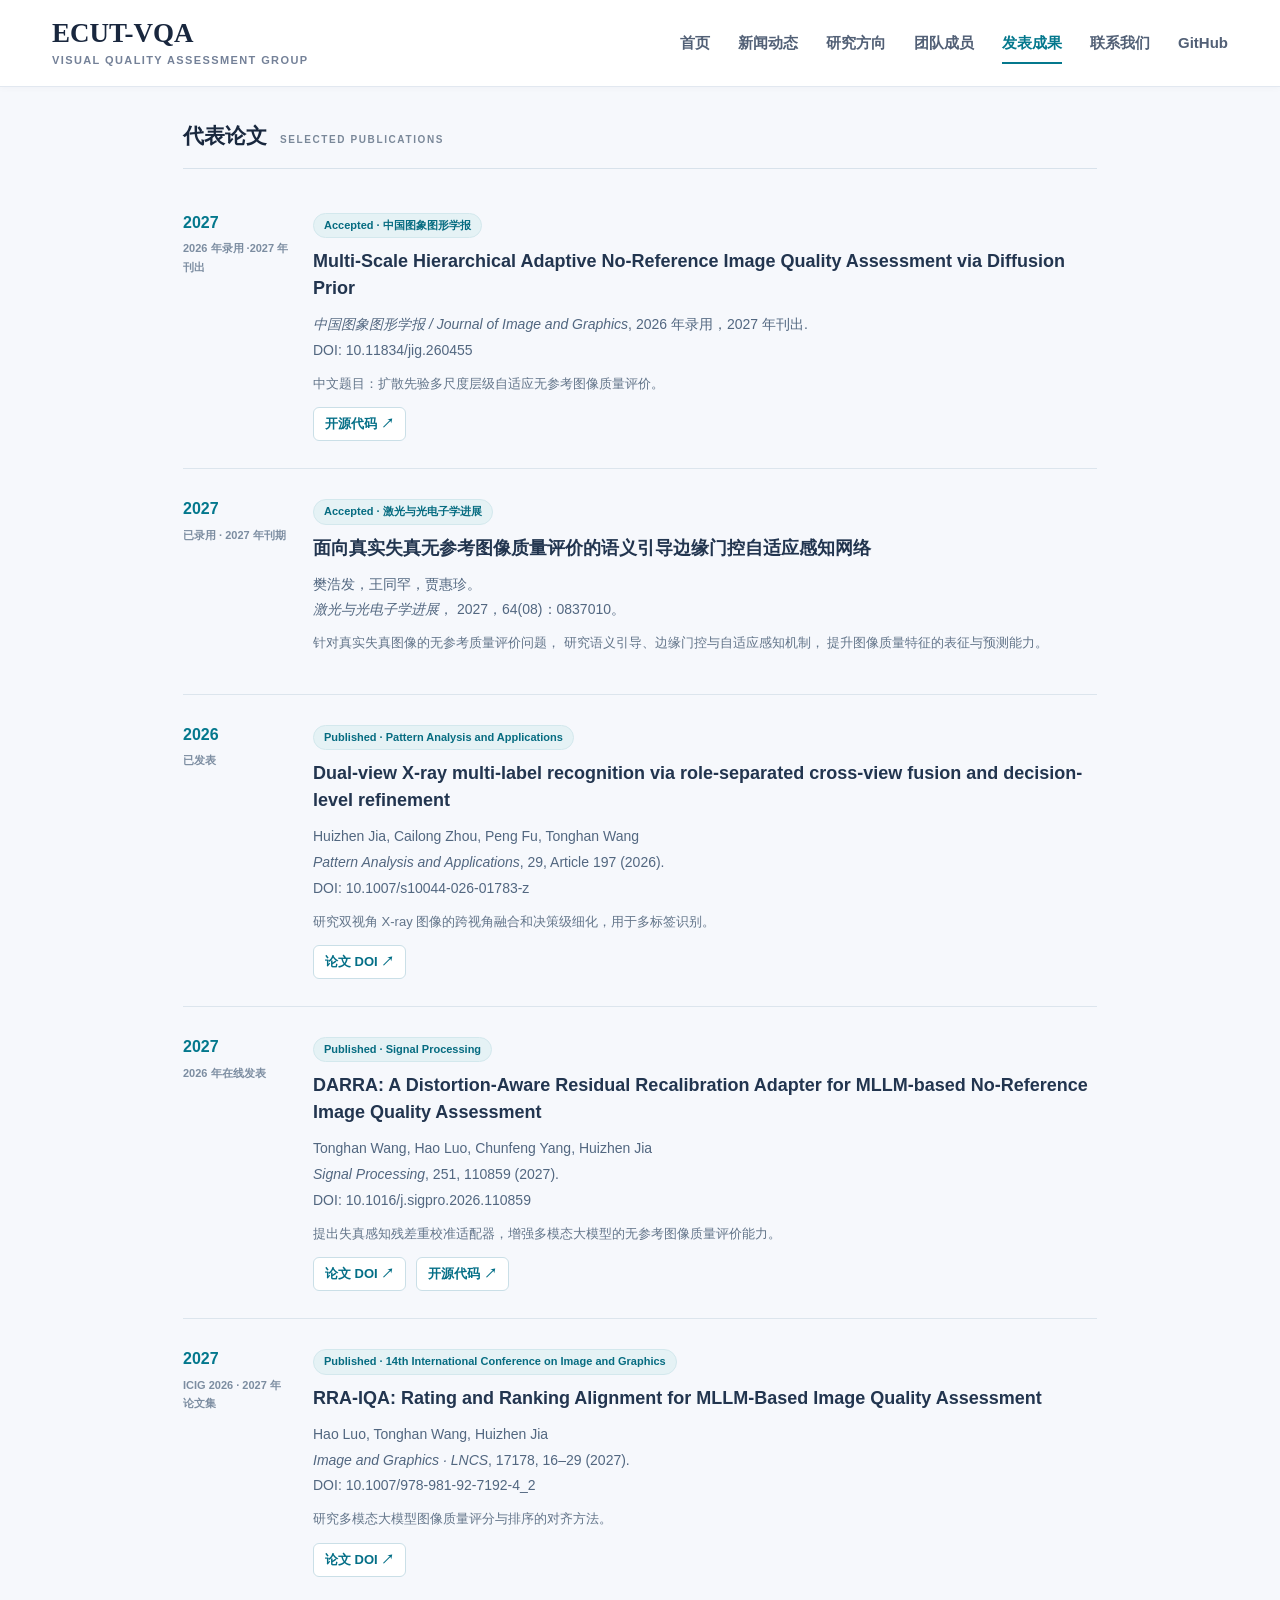
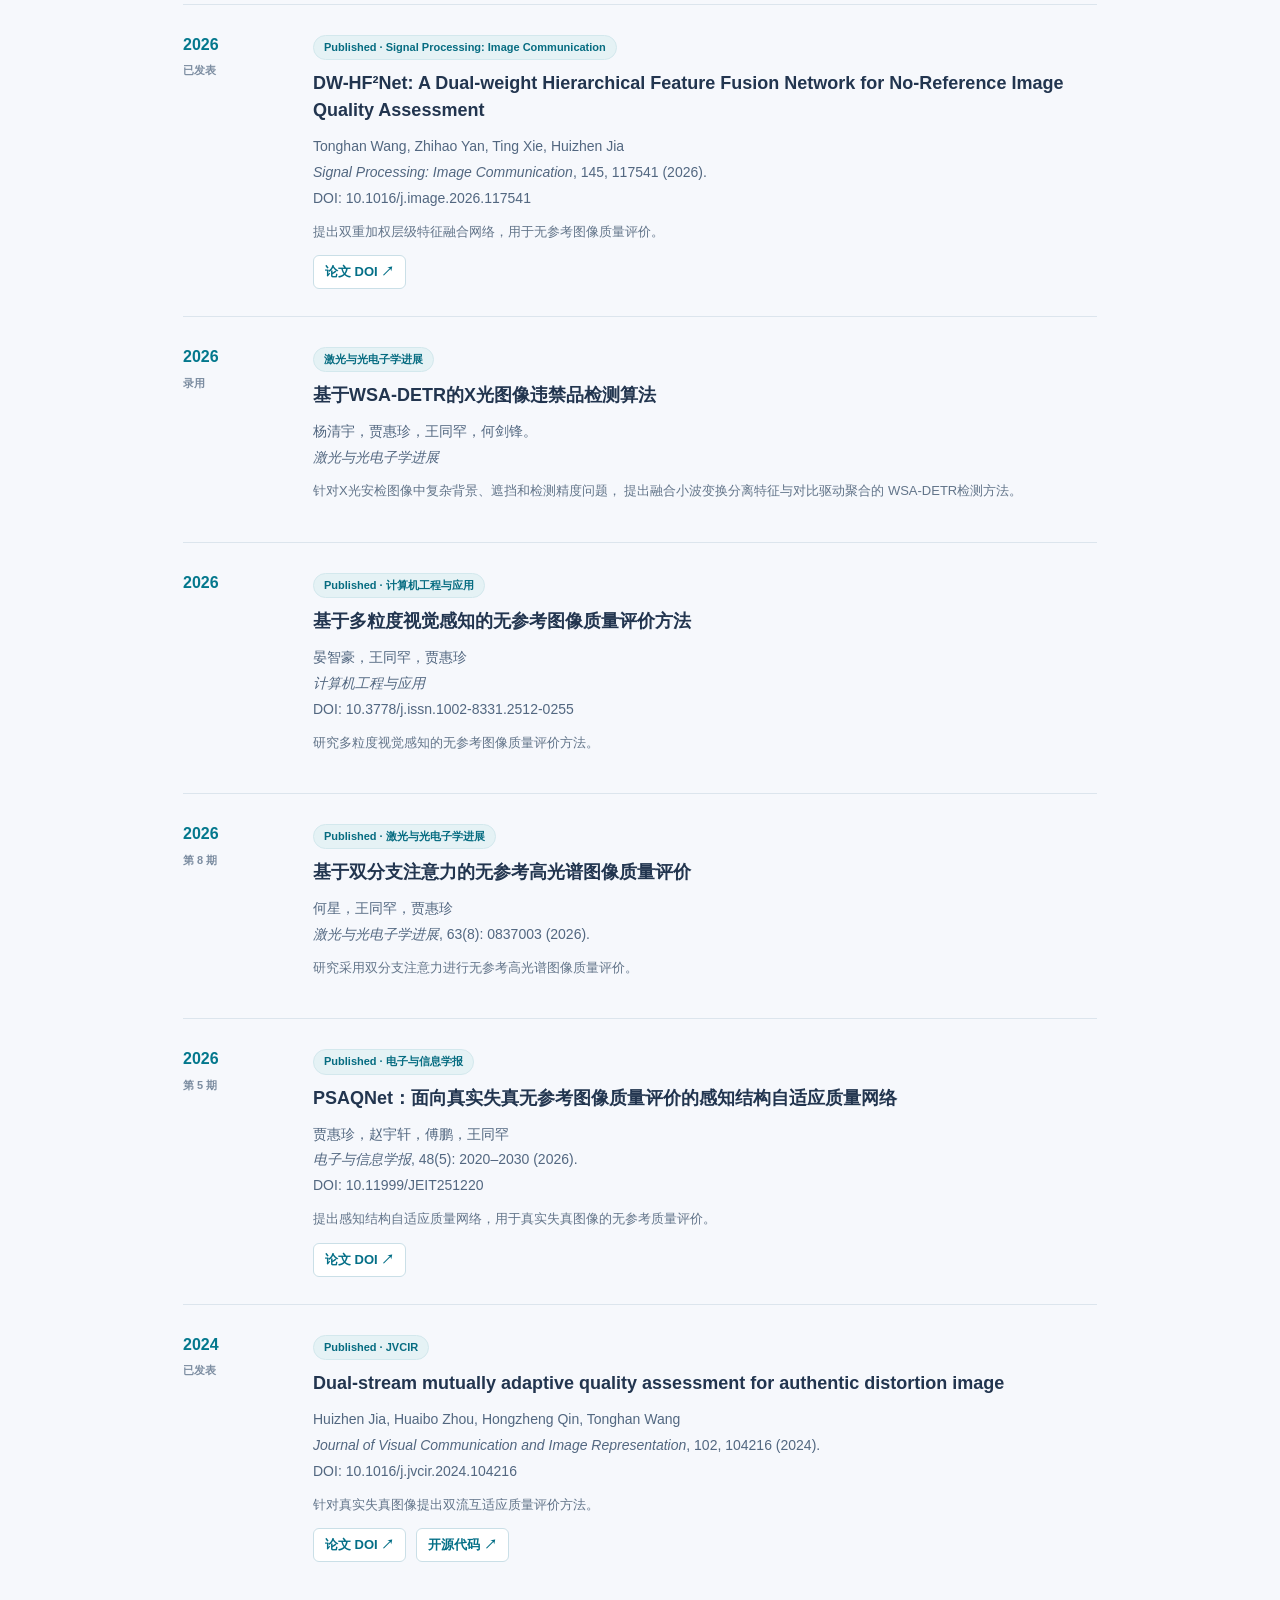
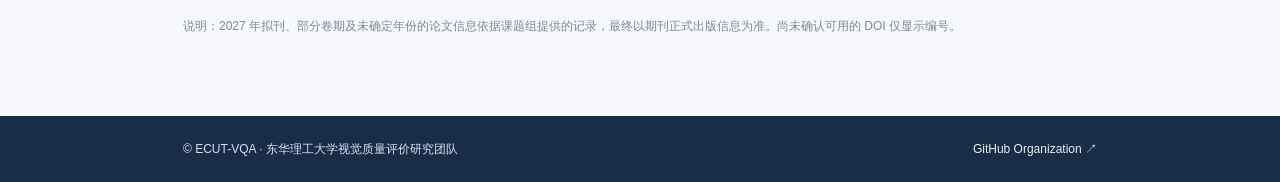
<file: publications.html>
<!doctype html>
<html lang="zh-CN">
<head>
  <meta charset="utf-8">
  <meta name="viewport" content="width=device-width, initial-scale=1">
  <meta name="theme-color" content="#23344f">
  <meta name="description" content="ECUT-VQA 东华理工大学视觉质量评价研究团队发表成果：图像质量评价、计算机视觉与深度学习方向的论文及开源代码。">
  <title>发表成果 | ECUT-VQA</title>
  <style>
    :root{--navy:#22344f;--deep:#19283e;--teal:#04788d;--ink:#283b52;--muted:#65778c;--line:#dce5ed;--bg:#f6f8fc;--white:#fff}
    *{box-sizing:border-box}
    html{scroll-behavior:smooth}
    body{margin:0;color:var(--ink);background:var(--bg);font:15px/1.85 "Noto Sans SC","Microsoft YaHei","PingFang SC",-apple-system,BlinkMacSystemFont,"Segoe UI",Arial,sans-serif;display:flex;flex-direction:column;min-height:100vh}
    a{color:#046f87;text-decoration:none}
    a:hover{text-decoration:underline}
    a:focus-visible{outline:3px solid #79bfcc;outline-offset:3px;border-radius:3px}
    .container{max-width:970px;margin:0 auto;padding:0 28px}
    .site-header{background:white;border-bottom:1px solid var(--line);position:sticky;top:0;z-index:10}
    .header-row{min-height:86px;display:flex;align-items:center;justify-content:space-between;gap:36px}
    .brand{font:700 27px/1.15 Georgia,"Times New Roman",serif;color:var(--deep);white-space:nowrap}
    .brand small{display:block;margin-top:4px;color:#748198;font:600 11px/1.4 "Segoe UI",Arial,sans-serif;letter-spacing:1.4px;text-transform:uppercase}
    .nav{display:flex;align-items:center;justify-content:flex-end;flex-wrap:wrap;column-gap:28px;row-gap:12px}
    .nav a{font-size:15px;font-weight:600;white-space:nowrap;color:#526076}
    .nav a.active{color:var(--teal)}
    .page-intro{background:linear-gradient(180deg,#fff,#f8faff);border-bottom:1px solid var(--line);padding:47px 0 38px}
    .crumb{color:#8291a4;font-size:12px;margin:0 0 13px}
    .crumb a{color:#68798e}
    .page-intro h1{color:var(--deep);font:700 36px/1.25 "Noto Serif SC","Songti SC","SimSun",Georgia,serif;margin:0 0 8px}
    .page-intro .en{font:600 11px/1.5 "Segoe UI",Arial,sans-serif;color:#8291a4;letter-spacing:2px;text-transform:uppercase;margin:0 0 16px}
    .page-intro .subtitle{color:#52667c;margin:0;max-width:780px;font-size:14px}
    main{flex:1}
    
    .publications{
    padding-top:30px;
    padding-bottom:66px;
    }

    .section-head{display:flex;align-items:baseline;gap:13px;padding-bottom:12px;margin-bottom:14px;border-bottom:1px solid #d8e2eb}
    .section-head h2{color:var(--deep);font-size:21px;margin:0;font-weight:700}
    .section-head span{font:600 10px/1.5 "Segoe UI",Arial,sans-serif;color:#7a8899;letter-spacing:1.6px;text-transform:uppercase}
    .paper-entry{display:grid;grid-template-columns:108px minmax(0,1fr);column-gap:22px;padding:27px 0;border-bottom:1px solid var(--line)}
    .paper-entry:last-of-type{border-bottom:none}
    .year{font:700 16px/1.6 "Segoe UI",Arial,sans-serif;color:var(--teal)}
    .year-note{display:block;margin-top:4px;font-size:11px;font-weight:600;color:#7c8da1;line-height:1.65}
    .paper-title{font-size:18px;line-height:1.5;color:#22354f;margin:0 0 10px;font-weight:750}
    .paper-journal{color:#526780;margin:0 0 7px;font-size:14px}
    .paper-desc{margin:8px 0 12px;color:#63758a;font-size:13px;line-height:1.8}
    .paper-status{display:inline-block;color:#066c81;background:#e5f2f5;border:1px solid #d3e8ed;padding:2px 10px;font-size:11px;font-weight:700;border-radius:999px;line-height:1.75;margin:0 0 10px}
    .paper-links{display:flex;gap:10px;flex-wrap:wrap;align-items:center;margin-top:11px;font-size:13px;font-weight:700}
    .paper-links a{padding:4px 11px;border:1px solid #cadfe7;background:#fff;border-radius:6px}
    .paper-links a:hover{background:#eaf4f6;text-decoration:none}
    .paper-links span{color:#8394a7;font-weight:400}
    .disclaimer{color:#7a899a;font-size:12px;line-height:1.9;padding-top:14px}
    .footer{background:#192d46;color:#d5e2ee;padding:22px 0;font-size:12px}
    .footer .container{display:flex;justify-content:space-between;align-items:center;flex-wrap:wrap;gap:14px}
    .footer a{color:#e3f3f8}
    @media(max-width:1050px){.header-row{flex-wrap:wrap;padding-top:14px;padding-bottom:14px;gap:16px}.nav{justify-content:flex-start;column-gap:22px}}
    @media(max-width:760px){.container{padding:0 20px}.header-row{flex-direction:column;align-items:flex-start;gap:12px}.brand{font-size:25px}.nav{column-gap:16px;row-gap:10px}.nav a{font-size:14px}.page-intro{padding:30px 0}.page-intro h1{font-size:30px}.publications{padding-top:28px}.paper-entry{grid-template-columns:1fr;gap:9px;padding:23px 0}.year-note{display:inline;margin-left:10px}.paper-title{font-size:17px}}
  </style>
  <!-- 全站导航样式在页面专属样式之后加载，统一所有页面的字号和间距 -->
  <link rel="stylesheet" href="assets/navigation.css">
</head>
<body>
  <header class="site-header">
    <div class="container header-row">
      <a class="brand" href="index.html">ECUT-VQA<small>Visual Quality Assessment Group</small></a>
      <nav class="nav" aria-label="主导航">
        <a href="index.html">首页</a>
        <a href="index.html#news">新闻动态</a>
        <a href="index.html#interests">研究方向</a>
        <a href="members.html">团队成员</a>
        <a class="active" href="publications.html" aria-current="page">发表成果</a>
        <a href="contact.html">联系我们</a>
        <a href="https://github.com/ECUT-VQA" target="_blank" rel="noopener noreferrer">GitHub</a>
      </nav>
    </div>
  </header>
  <main>
    
    <section class="container publications" aria-label="论文列表">
  <div class="section-head"><h2>代表论文</h2><span>Selected Publications</span></div>
  <p style="font-size:12px;color:#708196"></p>

      <article class="paper-entry">
        <div class="year">2027<span class="year-note">2026 年录用 ·2027 年刊出</span></div>
        <div>
          <span class="paper-status">Accepted · 中国图象图形学报</span>
          <h3 class="paper-title">Multi-Scale Hierarchical Adaptive No-Reference Image Quality Assessment via Diffusion Prior</h3>
          <p class="paper-journal"><em>中国图象图形学报 / Journal of Image and Graphics</em>, 2026 年录用，2027 年刊出.<br>
          DOI: 10.11834/jig.260455</p>
          <p class="paper-desc">中文题目：扩散先验多尺度层级自适应无参考图像质量评价。</p>
        <div class="paper-links">
          <a href="https://github.com/ECUT-VQA/Diffusion-prior-multi-scale-hierarchical-adaptive-no-reference-image-quality-assessment" target="_blank" rel="noopener noreferrer">开源代码 ↗</a>
        </div>
        </div>
      </article>
      
    
<!-- Semantic-Guided Edge-Gated IQA -->
<article class="paper-entry">

  <div class="year">
    2027
    <span class="year-note">已录用 · 2027 年刊期</span>
  </div>

  <div>
    <span class="paper-status">
      Accepted · 激光与光电子学进展
    </span>

    <h3 class="paper-title">
      面向真实失真无参考图像质量评价的语义引导边缘门控自适应感知网络
    </h3>

    <p class="paper-journal">
      樊浩发，王同罕，贾惠珍。
      <br>
      <em>激光与光电子学进展</em>，
      2027，64(08)：0837010。
    </p>

    <p class="paper-desc">
      针对真实失真图像的无参考质量评价问题，
      研究语义引导、边缘门控与自适应感知机制，
      提升图像质量特征的表征与预测能力。
    </p>

  </div>
</article>



      <article class="paper-entry">
        <div class="year">2026<span class="year-note">已发表</span></div>
        <div>
          <span class="paper-status">Published · Pattern Analysis and Applications</span>
          <h3 class="paper-title">Dual-view X-ray multi-label recognition via role-separated cross-view fusion and decision-level refinement</h3>
          <p class="paper-journal">Huizhen Jia, Cailong Zhou, Peng Fu, Tonghan Wang<br>
          <em>Pattern Analysis and Applications</em>, 29, Article 197 (2026).<br>
          DOI: 10.1007/s10044-026-01783-z</p>
          <p class="paper-desc">研究双视角 X-ray 图像的跨视角融合和决策级细化，用于多标签识别。</p>
        <div class="paper-links">
          <a href="https://doi.org/10.1007/s10044-026-01783-z" target="_blank" rel="noopener noreferrer">论文 DOI ↗</a>
        </div>
        </div>
      </article>

      
      <article class="paper-entry">
        <div class="year">2027<span class="year-note">2026 年在线发表</span></div>
        <div>
          <span class="paper-status">Published · Signal Processing</span>
          <h3 class="paper-title">DARRA: A Distortion-Aware Residual Recalibration Adapter for MLLM-based No-Reference Image Quality Assessment</h3>
          <p class="paper-journal">Tonghan Wang, Hao Luo, Chunfeng Yang, Huizhen Jia<br>
          <em>Signal Processing</em>, 251, 110859 (2027).<br>
          DOI: 10.1016/j.sigpro.2026.110859</p>
          <p class="paper-desc">提出失真感知残差重校准适配器，增强多模态大模型的无参考图像质量评价能力。</p>
        <div class="paper-links">
          <a href="https://doi.org/10.1016/j.sigpro.2026.110859" target="_blank" rel="noopener noreferrer">论文 DOI ↗</a>
          <a href="https://github.com/ECUT-VQA/DARRA" target="_blank" rel="noopener noreferrer">开源代码 ↗</a>
        </div>
        </div>
      </article>

      <article class="paper-entry">
        <div class="year">2027<span class="year-note">ICIG 2026 · 2027 年论文集</span></div>
        <div>
          <span class="paper-status">Published · 14th International Conference on Image and Graphics</span>
          <h3 class="paper-title">RRA-IQA: Rating and Ranking Alignment for MLLM-Based Image Quality Assessment</h3>
          <p class="paper-journal">Hao Luo, Tonghan Wang, Huizhen Jia<br>
          <em>Image and Graphics · LNCS</em>, 17178, 16–29 (2027).<br>
          DOI: 10.1007/978-981-92-7192-4_2</p>
          <p class="paper-desc">研究多模态大模型图像质量评分与排序的对齐方法。</p>
        <div class="paper-links">
          <a href="https://doi.org/10.1007/978-981-92-7192-4_2" target="_blank" rel="noopener noreferrer">论文 DOI ↗</a>
        </div>
        </div>
      </article>



      <article class="paper-entry">
        <div class="year">2026<span class="year-note">已发表</span></div>
        <div>
          <span class="paper-status">Published · Signal Processing: Image Communication</span>
          <h3 class="paper-title">DW-HF²Net: A Dual-weight Hierarchical Feature Fusion Network for No-Reference Image Quality Assessment</h3>
          <p class="paper-journal">Tonghan Wang, Zhihao Yan, Ting Xie, Huizhen Jia<br>
          <em>Signal Processing: Image Communication</em>, 145, 117541 (2026).<br>
          DOI: 10.1016/j.image.2026.117541</p>
          <p class="paper-desc">提出双重加权层级特征融合网络，用于无参考图像质量评价。</p>
        <div class="paper-links">
          <a href="https://doi.org/10.1016/j.image.2026.117541" target="_blank" rel="noopener noreferrer">论文 DOI ↗</a>
        </div>
        </div>
      </article>


<!-- WSA-DETR: Online First, 2026 -->
<article class="paper-entry">
  <div class="year">
    2026
    <span class="year-note">
      录用
    </span>
  </div>

  <div>
    <span class="paper-status">
     激光与光电子学进展
    </span>

    <h3 class="paper-title">
      基于WSA-DETR的X光图像违禁品检测算法
    </h3>

    <p class="paper-journal">
      杨清宇，贾惠珍，王同罕，何剑锋。
      <br>
      <em>激光与光电子学进展</em>
      
      <br>
      
    </p>

    <p class="paper-desc">
      针对X光安检图像中复杂背景、遮挡和检测精度问题，
      提出融合小波变换分离特征与对比驱动聚合的
      WSA-DETR检测方法。
    </p>
  </div>
</article>


      
 <article class="paper-entry">
        <div class="year">2026<span class="year-note"></span></div>
        <div>
          <span class="paper-status">Published · 计算机工程与应用</span>
          <h3 class="paper-title">基于多粒度视觉感知的无参考图像质量评价方法</h3>
          <p class="paper-journal">晏智豪，王同罕，贾惠珍<br>
          <em>计算机工程与应用</em><br>
          DOI: 10.3778/j.issn.1002-8331.2512-0255</p>
          <p class="paper-desc">研究多粒度视觉感知的无参考图像质量评价方法。</p>
        </div>
      </article>
      <article class="paper-entry">
        <div class="year">2026<span class="year-note">第 8 期</span></div>
        <div>
          <span class="paper-status">Published · 激光与光电子学进展</span>
          <h3 class="paper-title">基于双分支注意力的无参考高光谱图像质量评价</h3>
          <p class="paper-journal">何星，王同罕，贾惠珍<br>
          <em>激光与光电子学进展</em>, 63(8): 0837003 (2026).</p>
          <p class="paper-desc">研究采用双分支注意力进行无参考高光谱图像质量评价。</p>
        </div>
      </article>

      <article class="paper-entry">
        <div class="year">2026<span class="year-note">第 5 期</span></div>
        <div>
          <span class="paper-status">Published · 电子与信息学报</span>
          <h3 class="paper-title">PSAQNet：面向真实失真无参考图像质量评价的感知结构自适应质量网络</h3>
          <p class="paper-journal">贾惠珍，赵宇轩，傅鹏，王同罕<br>
          <em>电子与信息学报</em>, 48(5): 2020–2030 (2026).<br>
          DOI: 10.11999/JEIT251220</p>
          <p class="paper-desc">提出感知结构自适应质量网络，用于真实失真图像的无参考质量评价。</p>
        <div class="paper-links">
          <a href="https://doi.org/10.11999/JEIT251220" target="_blank" rel="noopener noreferrer">论文 DOI ↗</a>
        </div>
        </div>
      </article>

      <article class="paper-entry">
        <div class="year">2024<span class="year-note">已发表</span></div>
        <div>
          <span class="paper-status">Published · JVCIR</span>
          <h3 class="paper-title">Dual-stream mutually adaptive quality assessment for authentic distortion image</h3>
          <p class="paper-journal">Huizhen Jia, Huaibo Zhou, Hongzheng Qin, Tonghan Wang<br>
          <em>Journal of Visual Communication and Image Representation</em>, 102, 104216 (2024).<br>
          DOI: 10.1016/j.jvcir.2024.104216</p>
          <p class="paper-desc">针对真实失真图像提出双流互适应质量评价方法。</p>
        <div class="paper-links">
          <a href="https://doi.org/10.1016/j.jvcir.2024.104216" target="_blank" rel="noopener noreferrer">论文 DOI ↗</a>
          <a href="https://github.com/ECUT-VQA/Dual-Stream-Mutually-Adaptive-Quality-Assessment-for-Authentic-Distortion-Image" target="_blank" rel="noopener noreferrer">开源代码 ↗</a>
        </div>
        </div>
      </article>

     

  <p class="disclaimer">说明：2027 年拟刊、部分卷期及未确定年份的论文信息依据课题组提供的记录，最终以期刊正式出版信息为准。尚未确认可用的 DOI 仅显示编号。</p>
</section>

  </main>
  <footer class="footer"><div class="container"><span>© ECUT-VQA · 东华理工大学视觉质量评价研究团队</span><a href="https://github.com/ECUT-VQA">GitHub Organization ↗</a></div></footer>
</body>
</html>
</file>
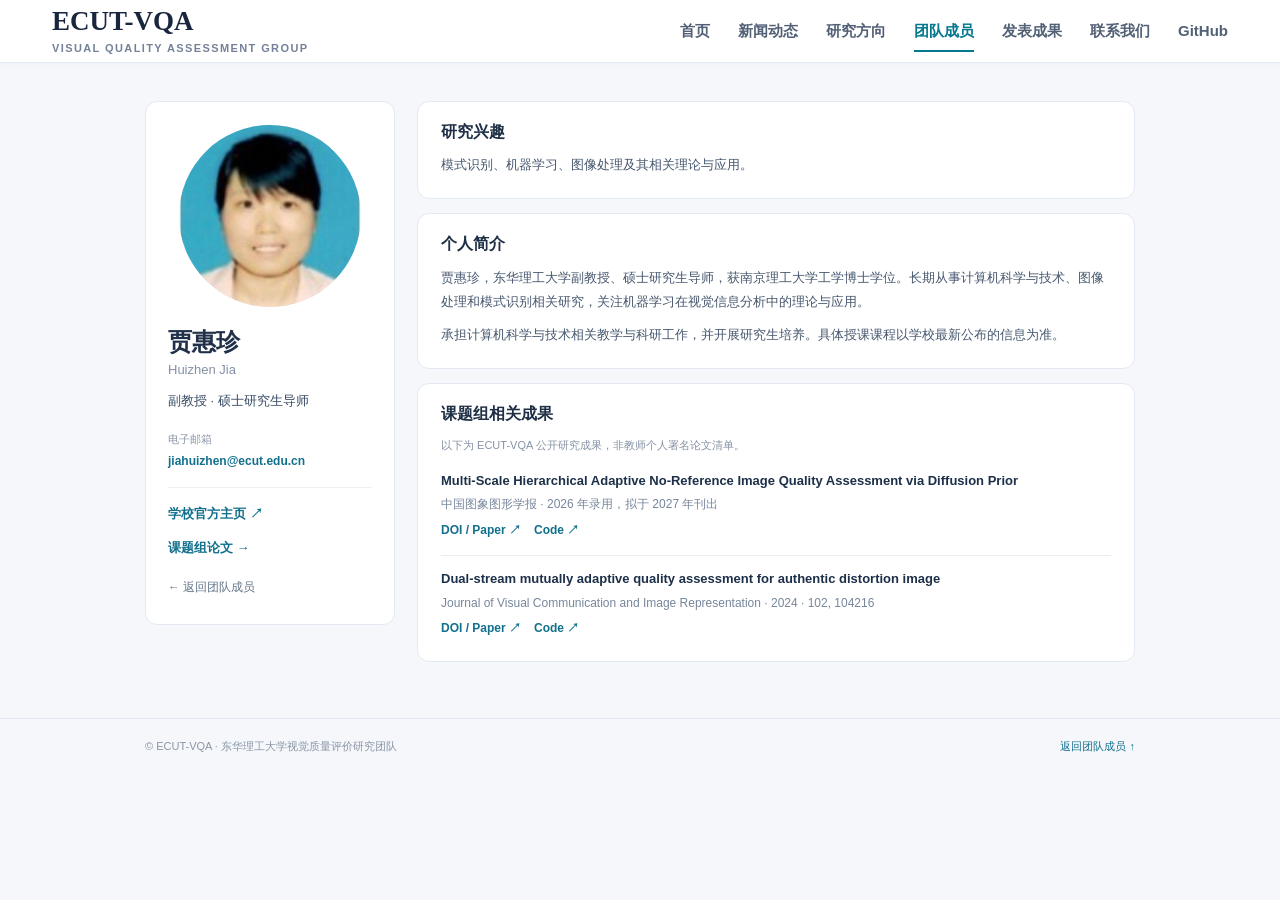
<file: people/huizhen-jia.html>
<!doctype html>
<html lang="zh-CN">


<link rel="stylesheet" href="../assets/navigation.css">

<head>
<meta charset="utf-8">
<meta name="viewport" content="width=device-width, initial-scale=1">
<meta name="theme-color" content="#f5f7fb">
<meta name="description" content="贾惠珍 · 东华理工大学 ECUT-VQA 视觉质量评价研究团队教师介绍。">
<title>贾惠珍 | ECUT-VQA</title>
<style>
:root{--bg:#f5f7fb;--card:#fff;--ink:#182b43;--muted:#748198;--rule:#e3e9f2;--blue:#12708d;--navy:#263853}
*{box-sizing:border-box}
html{scroll-behavior:smooth}
body{margin:0;background:var(--bg);color:var(--ink);font:14px/1.8 "Noto Sans SC","Microsoft YaHei","PingFang SC",-apple-system,BlinkMacSystemFont,"Segoe UI",Arial,sans-serif}
a{color:var(--blue);text-decoration:none}a:hover{text-decoration:underline}a:focus-visible{outline:2px solid #348db2;outline-offset:3px;border-radius:3px}
.container{width:min(100% - 40px,990px);margin:0 auto}
.topbar{background:#fff;border-bottom:1px solid var(--rule)}
.topbar .container{min-height:62px;display:flex;justify-content:space-between;align-items:center;gap:28px}
.brand{font:700 20px/1.1 Georgia,serif;color:#243550;white-space:nowrap}.brand span{display:block;color:#8590a1;font:600 9px/1.4 "Segoe UI",sans-serif;letter-spacing:1.3px;text-transform:uppercase;margin-top:4px}
.nav{display:flex;align-items:center;flex-wrap:wrap;gap:7px 23px}.nav a{font-size:12px;color:#596980;font-weight:600;white-space:nowrap}.nav a.current{color:#086b85}.nav a:hover{text-decoration:none;color:#086b85}
.layout{display:grid;grid-template-columns:250px minmax(0,1fr);gap:22px;align-items:start;padding-top:38px;padding-bottom:56px}
.card{background:var(--card);border:1px solid var(--rule);border-radius:12px}
.profile{padding:23px 22px 25px;position:sticky;top:24px}
.photo{display:block;width:182px;height:182px;max-width:100%;border-radius:50%;object-fit:cover;object-position:center 22%;margin:0 auto 20px;background:#e7edf3}
.profile h1{font-size:24px;line-height:1.25;margin:0 0 1px;color:#1f3048}
.enname{color:#8390a3;font-size:13px;margin:0 0 8px}.position{margin:0 0 17px;font-size:13px;color:#364a63}
.meta-label{display:block;font-size:11px;color:#8995a6;margin-bottom:1px}.contactline{display:block;font-size:12px;overflow-wrap:anywhere;font-weight:650}
.profilelinks{padding:14px 0 0;margin-top:15px;border-top:1px solid #edf0f5;display:flex;flex-direction:column;gap:10px}.profilelinks a{font-size:13px;font-weight:600}.back{font-size:12px;margin-top:18px;display:inline-flex;align-items:center;color:#64758a}
.sections{display:flex;flex-direction:column;gap:14px;min-width:0}
.section{padding:19px 23px 21px}.section h2{font-size:16px;margin:0 0 10px;line-height:1.4;color:#1f3046;font-weight:750}.section p{font-size:13px;line-height:1.85;margin:0;color:#46576e}.section p+p{margin-top:9px}
.topic{font-size:13px;color:#46576e;margin:0;line-height:1.85}
.paper{padding:12px 0 14px;border-bottom:1px solid #e9edf4}.paper:last-of-type{border-bottom:0;padding-bottom:0}.paper:first-of-type{padding-top:1px}
.paper-title{font-weight:700;color:#1d3049;font-size:13px;line-height:1.65;margin:0 0 3px}
.pubmeta{font-size:12px;color:#77869b;line-height:1.7}.paper .links{font-size:12px;margin-top:5px;display:flex;gap:13px}.paper .links a{font-weight:600}
.small-note{margin:0 0 13px!important;color:#8592a4!important;font-size:11px!important}
.bottom{border-top:1px solid var(--rule);padding:18px 0 34px;color:#8a96a6;font-size:11px}.bottom .container{display:flex;justify-content:space-between;gap:10px;flex-wrap:wrap}
@media(max-width:760px){.topbar .container{padding-top:12px;padding-bottom:12px;align-items:flex-start;flex-direction:column;gap:11px}.nav{gap:8px 16px}.layout{grid-template-columns:1fr;max-width:600px;padding-top:22px;gap:16px}.profile{position:static;display:grid;grid-template-columns:118px 1fr;column-gap:20px;align-items:start;padding:20px}.photo{width:118px;height:118px;grid-row:span 5;margin:0}.profile h1{margin-top:2px}.profilelinks{grid-column:1 / -1;flex-direction:row;flex-wrap:wrap;gap:10px 18px}.back{grid-column:1 / -1;margin-top:14px}.section{padding:18px 20px}}
@media(max-width:390px){.container{width:min(100% - 24px,990px)}.profile{grid-template-columns:95px 1fr;gap:12px;padding:15px}.photo{width:95px;height:95px}.profile h1{font-size:21px}.position{font-size:12px}.section{padding:17px}}
</style>
</head>
<body>
<header class="topbar"><div class="container"><a class="brand" href="../index.html">ECUT-VQA<span>Visual Quality Assessment Group</span></a>
<nav class="nav" aria-label="主导航"><a href="../index.html">首页</a><a href="../index.html#news">新闻动态</a><a href="../index.html#interests">研究方向</a><a class="current" href="../members.html">团队成员</a><a href="../publications.html">发表成果</a><a href="../contact.html">联系我们</a><a href="https://github.com/ECUT-VQA" target="_blank" rel="noopener noreferrer">GitHub</a></nav></div></header>
<main class="container layout">
<aside class="card profile" aria-label="贾惠珍基本信息">
<img class="photo" src="../assets/jia-huizhen.jpg" alt="贾惠珍老师照片" width="182" height="182">
<h1>贾惠珍</h1><p class="enname">Huizhen Jia</p><p class="position">副教授 · 硕士研究生导师</p>
<span class="meta-label">电子邮箱</span><a class="contactline" href="mailto:jiahuizhen@ecut.edu.cn">jiahuizhen@ecut.edu.cn</a>
<div class="profilelinks"><a href="https://ies.ecut.edu.cn/0e/06/c2315a69126/page.htm" target="_blank" rel="noopener noreferrer">学校官方主页 ↗</a><a href="../publications.html">课题组论文 →</a></div>
<a class="back" href="../members.html">← 返回团队成员</a>
</aside>
<div class="sections">
<section class="card section" id="research"><h2>研究兴趣</h2><p class="topic">模式识别、机器学习、图像处理及其相关理论与应用。</p></section>
<section class="card section" id="bio"><h2>个人简介</h2><p>贾惠珍，东华理工大学副教授、硕士研究生导师，获南京理工大学工学博士学位。长期从事计算机科学与技术、图像处理和模式识别相关研究，关注机器学习在视觉信息分析中的理论与应用。</p><p>承担计算机科学与技术相关教学与科研工作，并开展研究生培养。具体授课课程以学校最新公布的信息为准。</p></section>
<section class="card section" id="publications"><h2>课题组相关成果</h2><p class="small-note">以下为 ECUT-VQA 公开研究成果，非教师个人署名论文清单。</p><div class="paper"><div class="paper-title">Multi-Scale Hierarchical Adaptive No-Reference Image Quality Assessment via Diffusion Prior</div><div class="pubmeta">中国图象图形学报 · 2026 年录用，拟于 2027 年刊出</div><div class="links"><a href="https://doi.org/10.11834/jig.260455" target="_blank" rel="noopener noreferrer">DOI / Paper ↗</a><a href="https://github.com/ECUT-VQA/Diffusion-prior-multi-scale-hierarchical-adaptive-no-reference-image-quality-assessment" target="_blank" rel="noopener noreferrer">Code ↗</a></div></div>
<div class="paper"><div class="paper-title">Dual-stream mutually adaptive quality assessment for authentic distortion image</div><div class="pubmeta">Journal of Visual Communication and Image Representation · 2024 · 102, 104216</div><div class="links"><a href="https://doi.org/10.1016/j.jvcir.2024.104216" target="_blank" rel="noopener noreferrer">DOI / Paper ↗</a><a href="https://github.com/ECUT-VQA/Dual-Stream-Mutually-Adaptive-Quality-Assessment-for-Authentic-Distortion-Image" target="_blank" rel="noopener noreferrer">Code ↗</a></div></div></section>
</div></main>
<footer class="bottom"><div class="container"><span>© ECUT-VQA · 东华理工大学视觉质量评价研究团队</span><a href="../members.html">返回团队成员 ↑</a></div></footer>
</body>
</html>
</file>
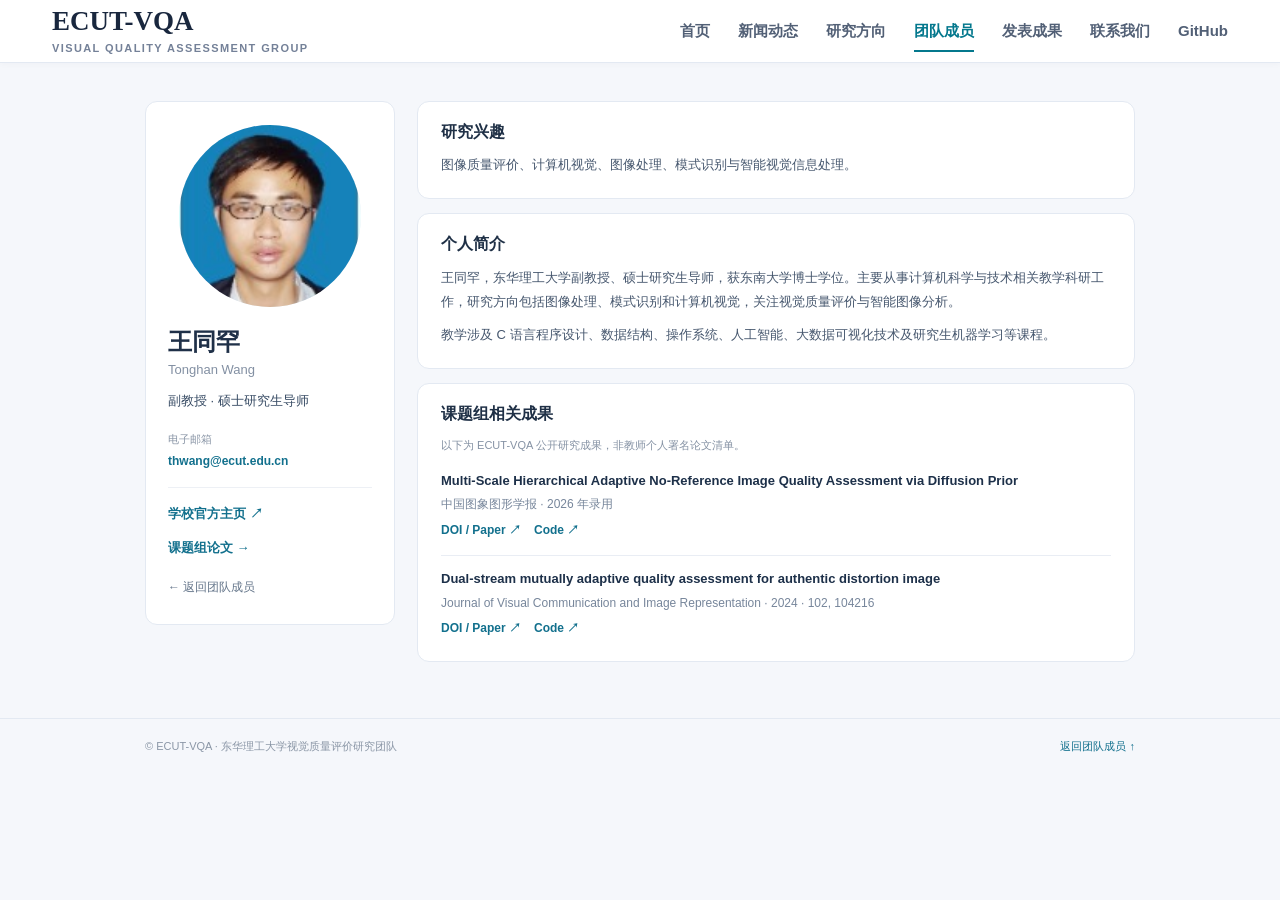
<file: people/tonghan-wang.html>
<!doctype html>
<html lang="zh-CN">

<link rel="stylesheet" href="../assets/navigation.css">

<head>
<meta charset="utf-8">
<meta name="viewport" content="width=device-width, initial-scale=1">
<meta name="theme-color" content="#f5f7fb">
<meta name="description" content="王同罕 · 东华理工大学 ECUT-VQA 视觉质量评价研究团队教师介绍。">
<title>王同罕 | ECUT-VQA</title>
<style>
:root{--bg:#f5f7fb;--card:#fff;--ink:#182b43;--muted:#748198;--rule:#e3e9f2;--blue:#12708d;--navy:#263853}
*{box-sizing:border-box}
html{scroll-behavior:smooth}
body{margin:0;background:var(--bg);color:var(--ink);font:14px/1.8 "Noto Sans SC","Microsoft YaHei","PingFang SC",-apple-system,BlinkMacSystemFont,"Segoe UI",Arial,sans-serif}
a{color:var(--blue);text-decoration:none}a:hover{text-decoration:underline}a:focus-visible{outline:2px solid #348db2;outline-offset:3px;border-radius:3px}
.container{width:min(100% - 40px,990px);margin:0 auto}
.topbar{background:#fff;border-bottom:1px solid var(--rule)}
.topbar .container{min-height:62px;display:flex;justify-content:space-between;align-items:center;gap:28px}
.brand{font:700 20px/1.1 Georgia,serif;color:#243550;white-space:nowrap}.brand span{display:block;color:#8590a1;font:600 9px/1.4 "Segoe UI",sans-serif;letter-spacing:1.3px;text-transform:uppercase;margin-top:4px}
.nav{display:flex;align-items:center;flex-wrap:wrap;gap:7px 23px}.nav a{font-size:12px;color:#596980;font-weight:600;white-space:nowrap}.nav a.current{color:#086b85}.nav a:hover{text-decoration:none;color:#086b85}
.layout{display:grid;grid-template-columns:250px minmax(0,1fr);gap:22px;align-items:start;padding-top:38px;padding-bottom:56px}
.card{background:var(--card);border:1px solid var(--rule);border-radius:12px}
.profile{padding:23px 22px 25px;position:sticky;top:24px}
.photo{display:block;width:182px;height:182px;max-width:100%;border-radius:50%;object-fit:cover;object-position:center 22%;margin:0 auto 20px;background:#e7edf3}
.profile h1{font-size:24px;line-height:1.25;margin:0 0 1px;color:#1f3048}
.enname{color:#8390a3;font-size:13px;margin:0 0 8px}.position{margin:0 0 17px;font-size:13px;color:#364a63}
.meta-label{display:block;font-size:11px;color:#8995a6;margin-bottom:1px}.contactline{display:block;font-size:12px;overflow-wrap:anywhere;font-weight:650}
.profilelinks{padding:14px 0 0;margin-top:15px;border-top:1px solid #edf0f5;display:flex;flex-direction:column;gap:10px}.profilelinks a{font-size:13px;font-weight:600}.back{font-size:12px;margin-top:18px;display:inline-flex;align-items:center;color:#64758a}
.sections{display:flex;flex-direction:column;gap:14px;min-width:0}
.section{padding:19px 23px 21px}.section h2{font-size:16px;margin:0 0 10px;line-height:1.4;color:#1f3046;font-weight:750}.section p{font-size:13px;line-height:1.85;margin:0;color:#46576e}.section p+p{margin-top:9px}
.topic{font-size:13px;color:#46576e;margin:0;line-height:1.85}
.paper{padding:12px 0 14px;border-bottom:1px solid #e9edf4}.paper:last-of-type{border-bottom:0;padding-bottom:0}.paper:first-of-type{padding-top:1px}
.paper-title{font-weight:700;color:#1d3049;font-size:13px;line-height:1.65;margin:0 0 3px}
.pubmeta{font-size:12px;color:#77869b;line-height:1.7}.paper .links{font-size:12px;margin-top:5px;display:flex;gap:13px}.paper .links a{font-weight:600}
.small-note{margin:0 0 13px!important;color:#8592a4!important;font-size:11px!important}
.bottom{border-top:1px solid var(--rule);padding:18px 0 34px;color:#8a96a6;font-size:11px}.bottom .container{display:flex;justify-content:space-between;gap:10px;flex-wrap:wrap}
@media(max-width:760px){.topbar .container{padding-top:12px;padding-bottom:12px;align-items:flex-start;flex-direction:column;gap:11px}.nav{gap:8px 16px}.layout{grid-template-columns:1fr;max-width:600px;padding-top:22px;gap:16px}.profile{position:static;display:grid;grid-template-columns:118px 1fr;column-gap:20px;align-items:start;padding:20px}.photo{width:118px;height:118px;grid-row:span 5;margin:0}.profile h1{margin-top:2px}.profilelinks{grid-column:1 / -1;flex-direction:row;flex-wrap:wrap;gap:10px 18px}.back{grid-column:1 / -1;margin-top:14px}.section{padding:18px 20px}}
@media(max-width:390px){.container{width:min(100% - 24px,990px)}.profile{grid-template-columns:95px 1fr;gap:12px;padding:15px}.photo{width:95px;height:95px}.profile h1{font-size:21px}.position{font-size:12px}.section{padding:17px}}
</style>
</head>
<body>
<header class="topbar"><div class="container"><a class="brand" href="../index.html">ECUT-VQA<span>Visual Quality Assessment Group</span></a>
<nav class="nav" aria-label="主导航"><a href="../index.html">首页</a><a href="../index.html#news">新闻动态</a><a href="../index.html#interests">研究方向</a><a class="current" href="../members.html">团队成员</a><a href="../publications.html">发表成果</a><a href="../contact.html">联系我们</a><a href="https://github.com/ECUT-VQA" target="_blank" rel="noopener noreferrer">GitHub</a></nav></div></header>
<main class="container layout">
<aside class="card profile" aria-label="王同罕基本信息">
<img class="photo" src="../assets/wang-tonghan.jpg" alt="王同罕老师照片" width="182" height="182">
<h1>王同罕</h1><p class="enname">Tonghan Wang</p><p class="position">副教授 · 硕士研究生导师</p>
<span class="meta-label">电子邮箱</span><a class="contactline" href="mailto:thwang@ecut.edu.cn">thwang@ecut.edu.cn</a>
<div class="profilelinks"><a href="https://ses.ecut.edu.cn/09/eb/c9824a133611/page.htm" target="_blank" rel="noopener noreferrer">学校官方主页 ↗</a><a href="../publications.html">课题组论文 →</a></div>
<a class="back" href="../members.html">← 返回团队成员</a>
</aside>
<div class="sections">
<section class="card section" id="research"><h2>研究兴趣</h2><p class="topic">图像质量评价、计算机视觉、图像处理、模式识别与智能视觉信息处理。</p></section>
<section class="card section" id="bio"><h2>个人简介</h2><p>王同罕，东华理工大学副教授、硕士研究生导师，获东南大学博士学位。主要从事计算机科学与技术相关教学科研工作，研究方向包括图像处理、模式识别和计算机视觉，关注视觉质量评价与智能图像分析。</p><p>教学涉及 C 语言程序设计、数据结构、操作系统、人工智能、大数据可视化技术及研究生机器学习等课程。</p></section>
<section class="card section" id="publications"><h2>课题组相关成果</h2><p class="small-note">以下为 ECUT-VQA 公开研究成果，非教师个人署名论文清单。</p><div class="paper"><div class="paper-title">Multi-Scale Hierarchical Adaptive No-Reference Image Quality Assessment via Diffusion Prior</div><div class="pubmeta">中国图象图形学报 · 2026 年录用 </div><div class="links"><a href="https://doi.org/10.11834/jig.260455" target="_blank" rel="noopener noreferrer">DOI / Paper ↗</a><a href="https://github.com/ECUT-VQA/Diffusion-prior-multi-scale-hierarchical-adaptive-no-reference-image-quality-assessment" target="_blank" rel="noopener noreferrer">Code ↗</a></div></div>
<div class="paper"><div class="paper-title">Dual-stream mutually adaptive quality assessment for authentic distortion image</div><div class="pubmeta">Journal of Visual Communication and Image Representation · 2024 · 102, 104216</div><div class="links"><a href="https://doi.org/10.1016/j.jvcir.2024.104216" target="_blank" rel="noopener noreferrer">DOI / Paper ↗</a><a href="https://github.com/ECUT-VQA/Dual-Stream-Mutually-Adaptive-Quality-Assessment-for-Authentic-Distortion-Image" target="_blank" rel="noopener noreferrer">Code ↗</a></div></div></section>
</div></main>
<footer class="bottom"><div class="container"><span>© ECUT-VQA · 东华理工大学视觉质量评价研究团队</span><a href="../members.html">返回团队成员 ↑</a></div></footer>
</body>
</html>
</file>
<file: assets/navigation.css>
/* ECUT-VQA Global Navigation Styles */

.site-header,
.topbar {
  position: sticky;
  top: 0;
  z-index: 100;
  background: rgba(255, 255, 255, 0.98);
  border-bottom: 1px solid #e2e8f0;
  box-shadow: 0 1px 7px rgba(25, 40, 62, 0.03);
}

/* Shared header container */
.site-header .header-row,
.topbar > .container {
  width: 100%;
  max-width: 1240px;
  min-height: 86px;
  margin: 0 auto;
  padding: 0 32px;
  display: flex;
  align-items: center;
  justify-content: space-between;
  gap: 36px;
}

/* Lab name */
.site-header .brand,
.topbar .brand {
  color: #19273e;
  font-family: Georgia, "Times New Roman", serif;
  font-size: 27px;
  font-weight: 700;
  line-height: 1.15;
  white-space: nowrap;
}

/* Subtitle */
.site-header .brand small,
.topbar .brand span,
.topbar .brand small {
  display: block;
  margin-top: 4px;
  color: #748198;
  font: 600 11px/1.4 "Segoe UI", Arial, sans-serif;
  letter-spacing: 1.4px;
  text-transform: uppercase;
}

/* Navigation */
.site-header .nav,
.topbar nav.nav,
.topbar .navlinks {
  display: flex;
  align-items: center;
  justify-content: flex-end;
  flex-wrap: wrap;
  column-gap: 28px;
  row-gap: 12px;
}

.site-header .nav a,
.topbar nav.nav a,
.topbar .navlinks a {
  position: relative;
  color: #526076;
  font-size: 15px;
  font-weight: 600;
  line-height: 1.5;
  white-space: nowrap;
  text-decoration: none;
}

/* Active menu */
.site-header .nav a:hover,
.site-header .nav a.active,
.topbar nav.nav a:hover,
.topbar nav.nav a.current,
.topbar .navlinks a:hover,
.topbar .navlinks a.active {
  color: #04788d;
}

.site-header .nav a.active::after,
.topbar nav.nav a.current::after,
.topbar .navlinks a.active::after {
  content: "";
  position: absolute;
  left: 0;
  right: 0;
  bottom: -10px;
  height: 2px;
  background: #04788d;
}

/* Tablet */
@media (max-width: 1050px) {
  .site-header .header-row,
  .topbar > .container {
    flex-wrap: wrap;
    padding-top: 14px;
    padding-bottom: 14px;
    gap: 16px;
  }

  .site-header .nav,
  .topbar nav.nav,
  .topbar .navlinks {
    justify-content: flex-start;
    column-gap: 22px;
  }
}

/* Mobile */
@media (max-width: 760px) {
  .site-header .header-row,
  .topbar > .container {
    flex-direction: column;
    align-items: flex-start;
    padding: 14px 20px;
    gap: 12px;
  }

  .site-header .brand,
  .topbar .brand {
    font-size: 25px;
  }

  .site-header .nav,
  .topbar nav.nav,
  .topbar .navlinks {
    justify-content: flex-start;
    column-gap: 16px;
    row-gap: 10px;
  }

  .site-header .nav a,
  .topbar nav.nav a,
  .topbar .navlinks a {
    font-size: 14px;
  }

  .site-header .nav a.active::after,
  .topbar nav.nav a.current::after,
  .topbar .navlinks a.active::after {
    display: none;
  }
}
</file>
